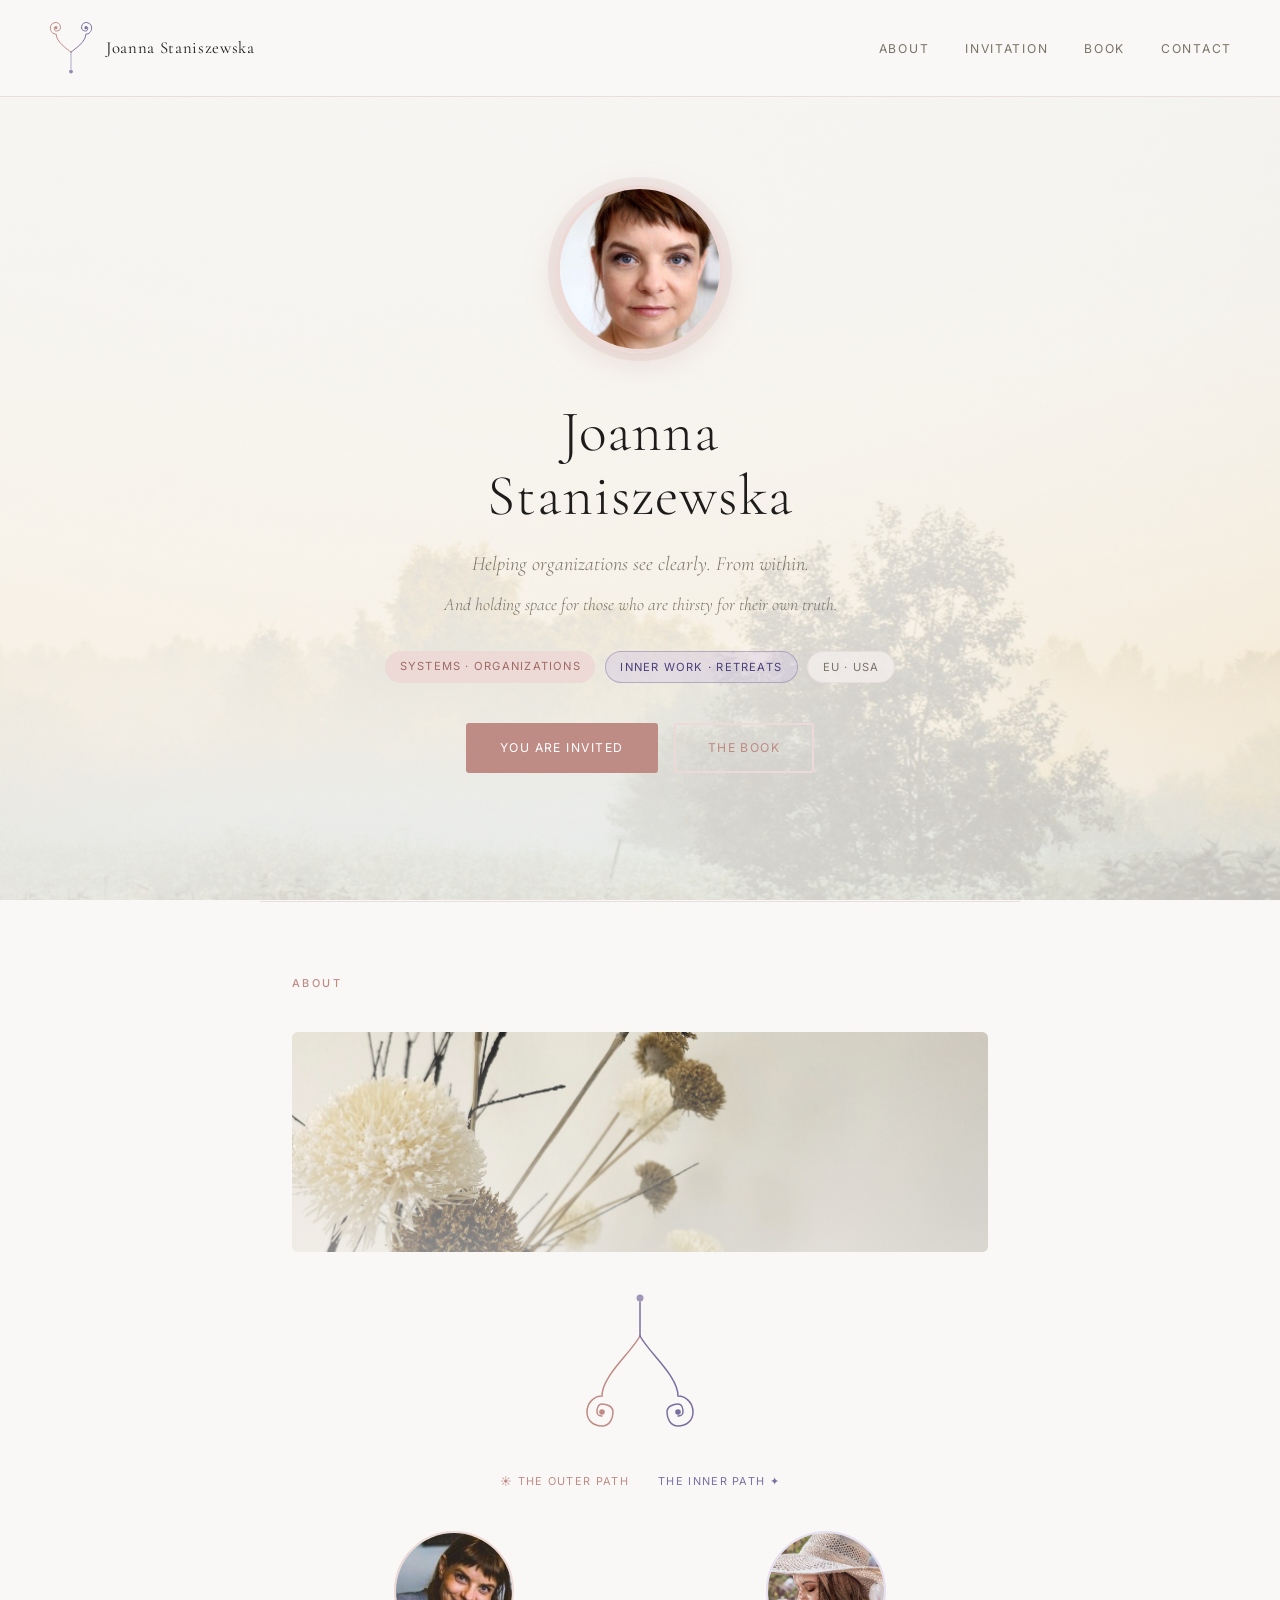
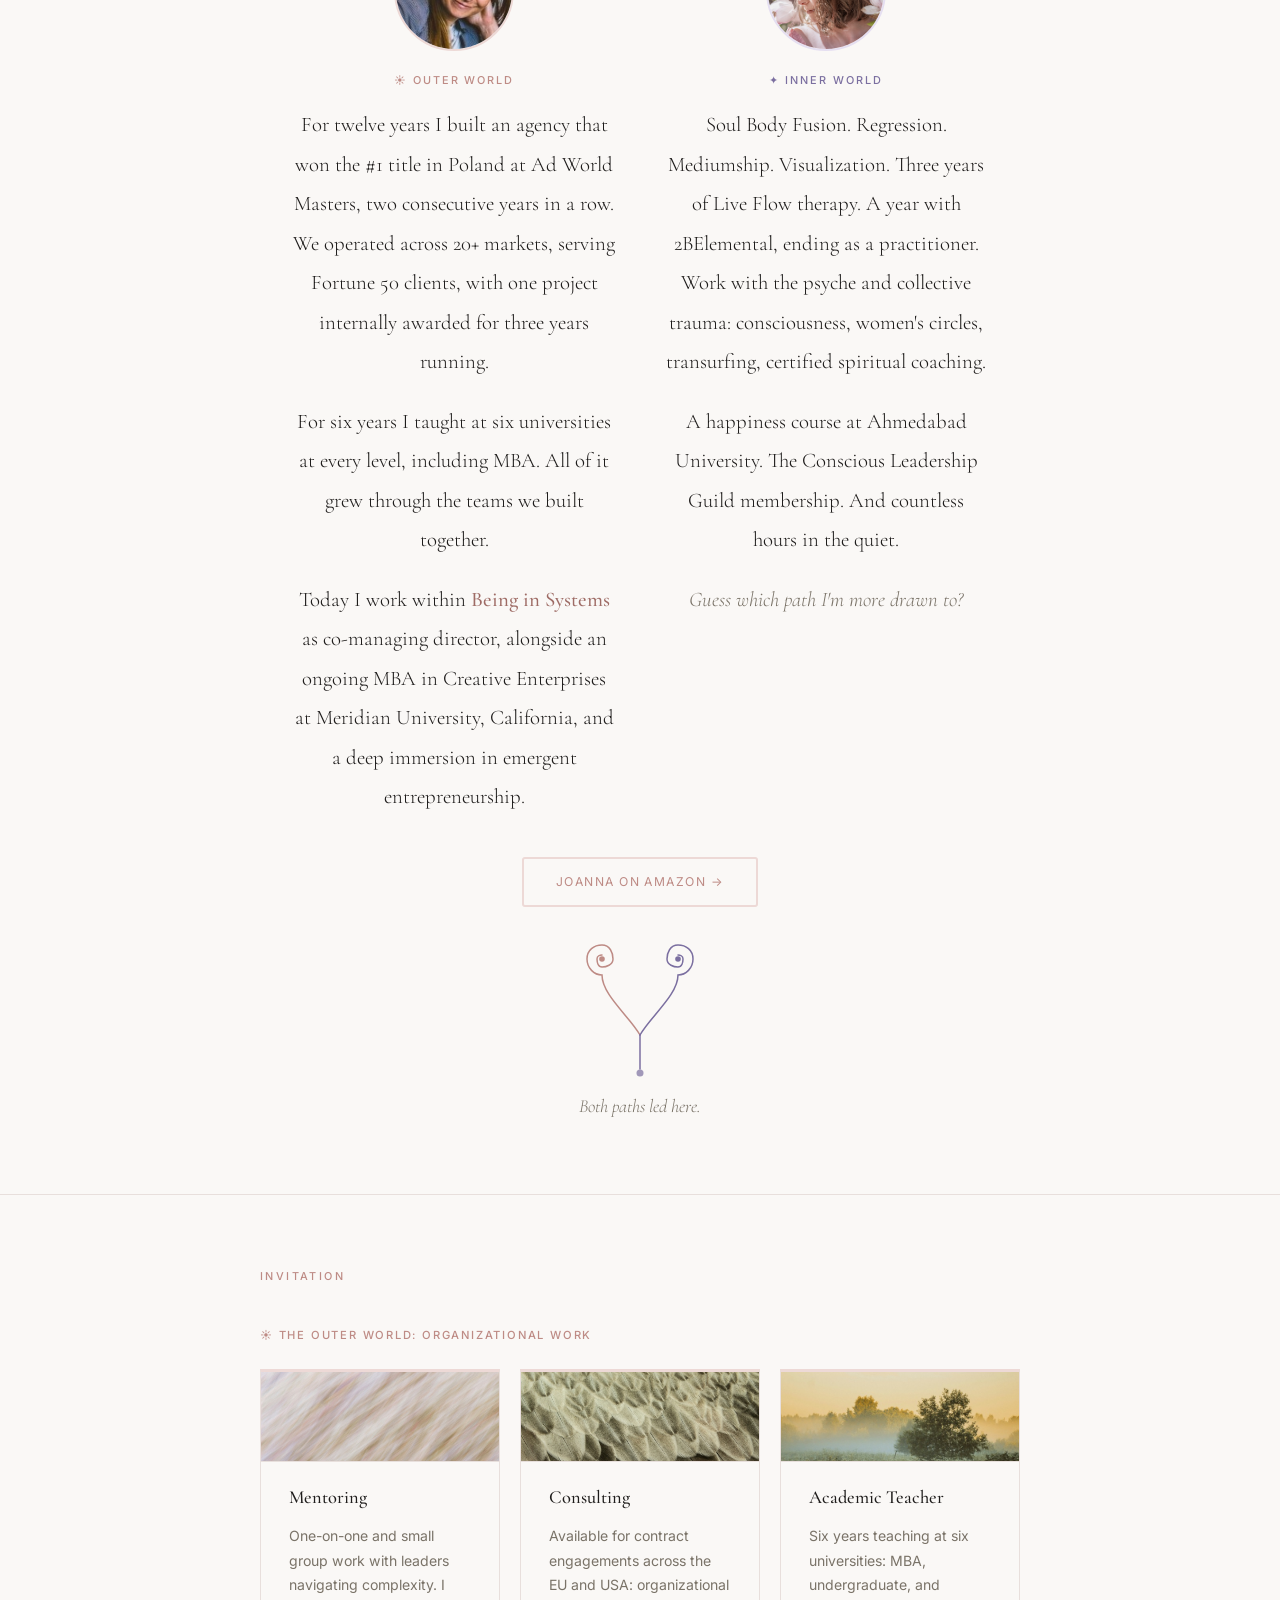
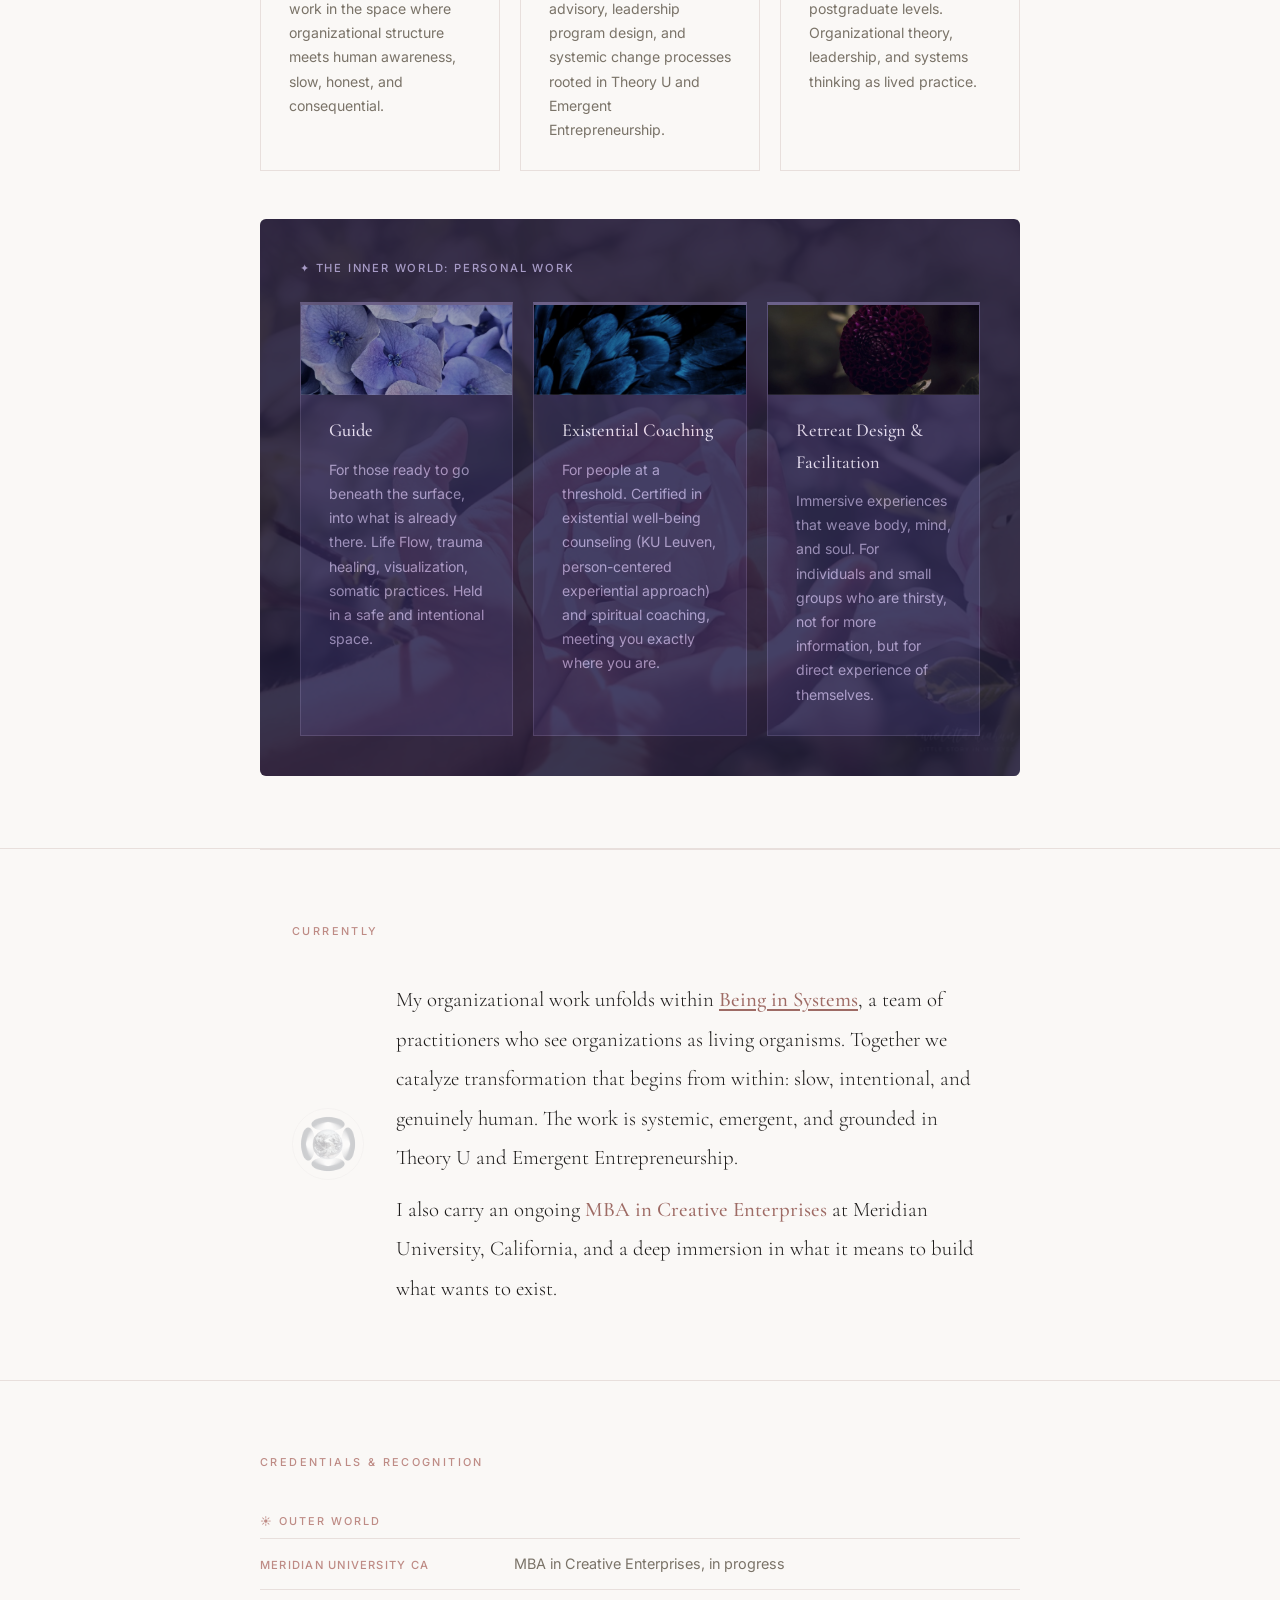
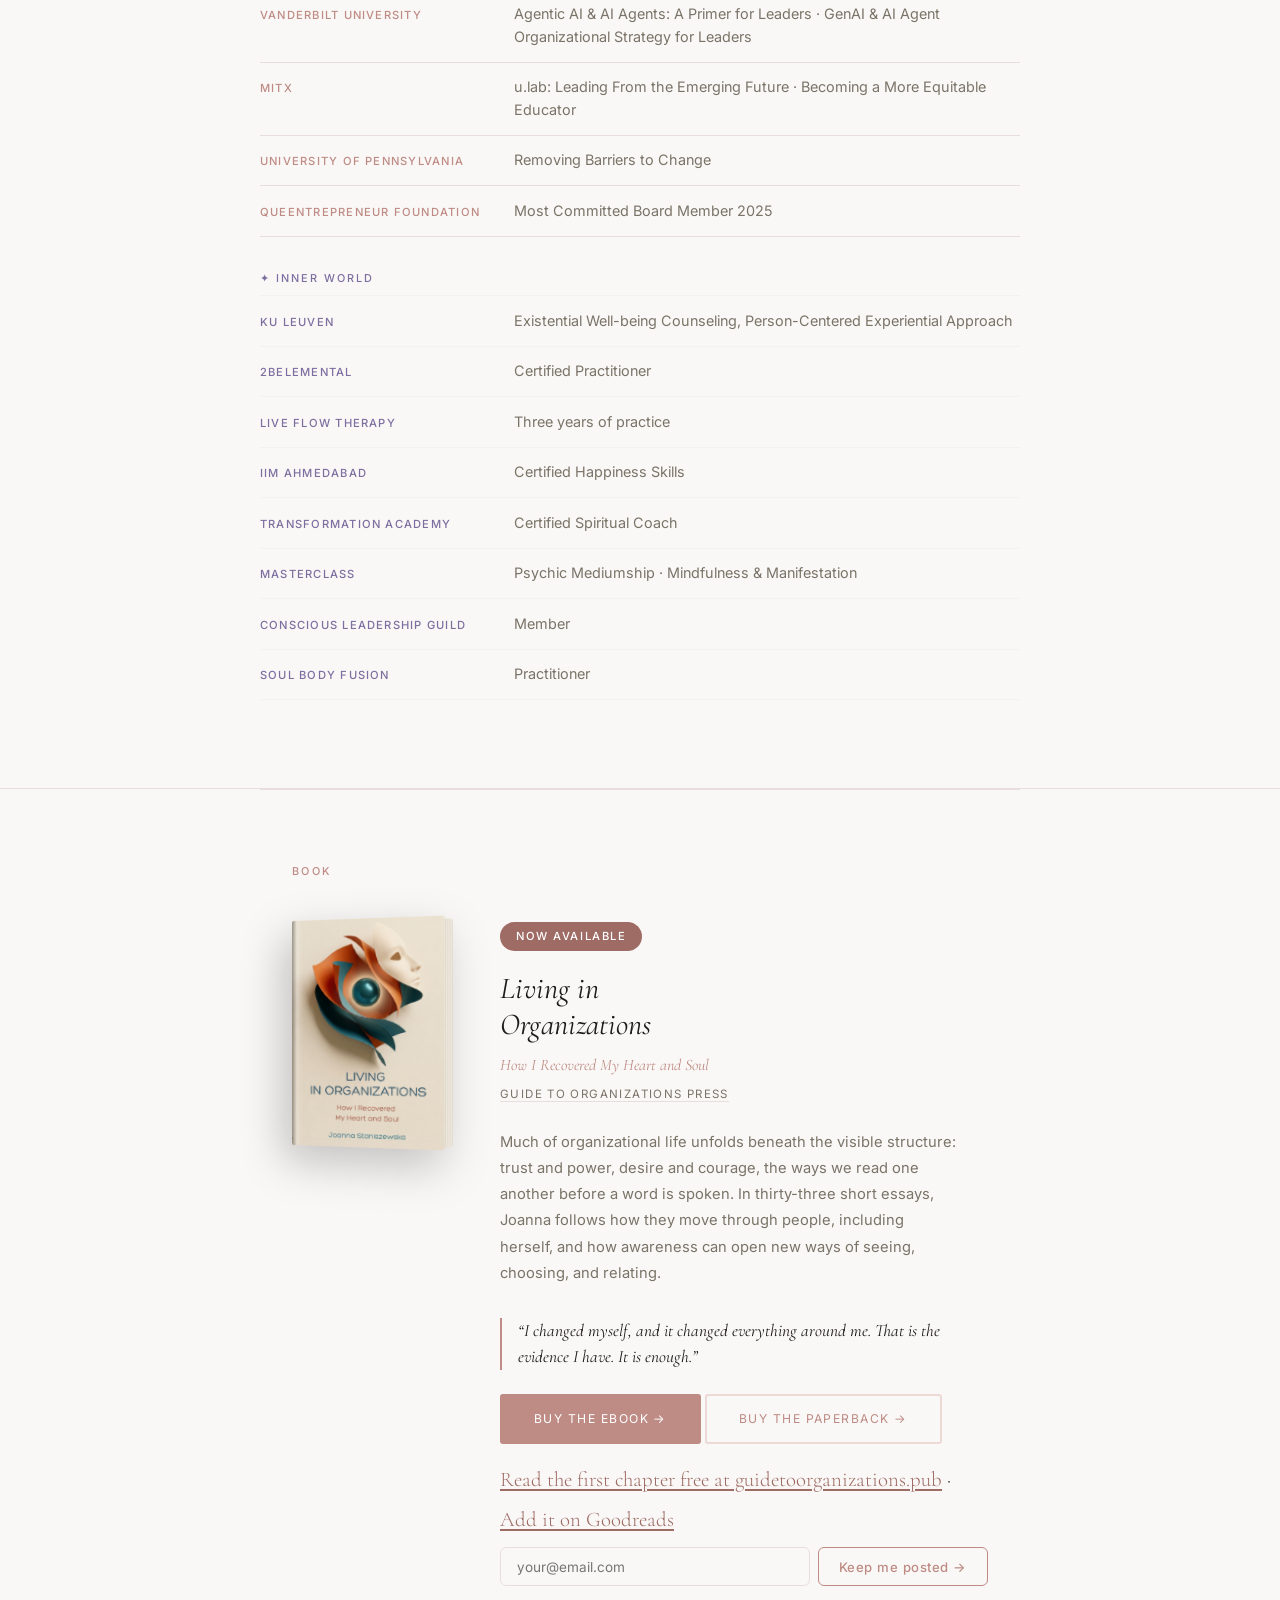
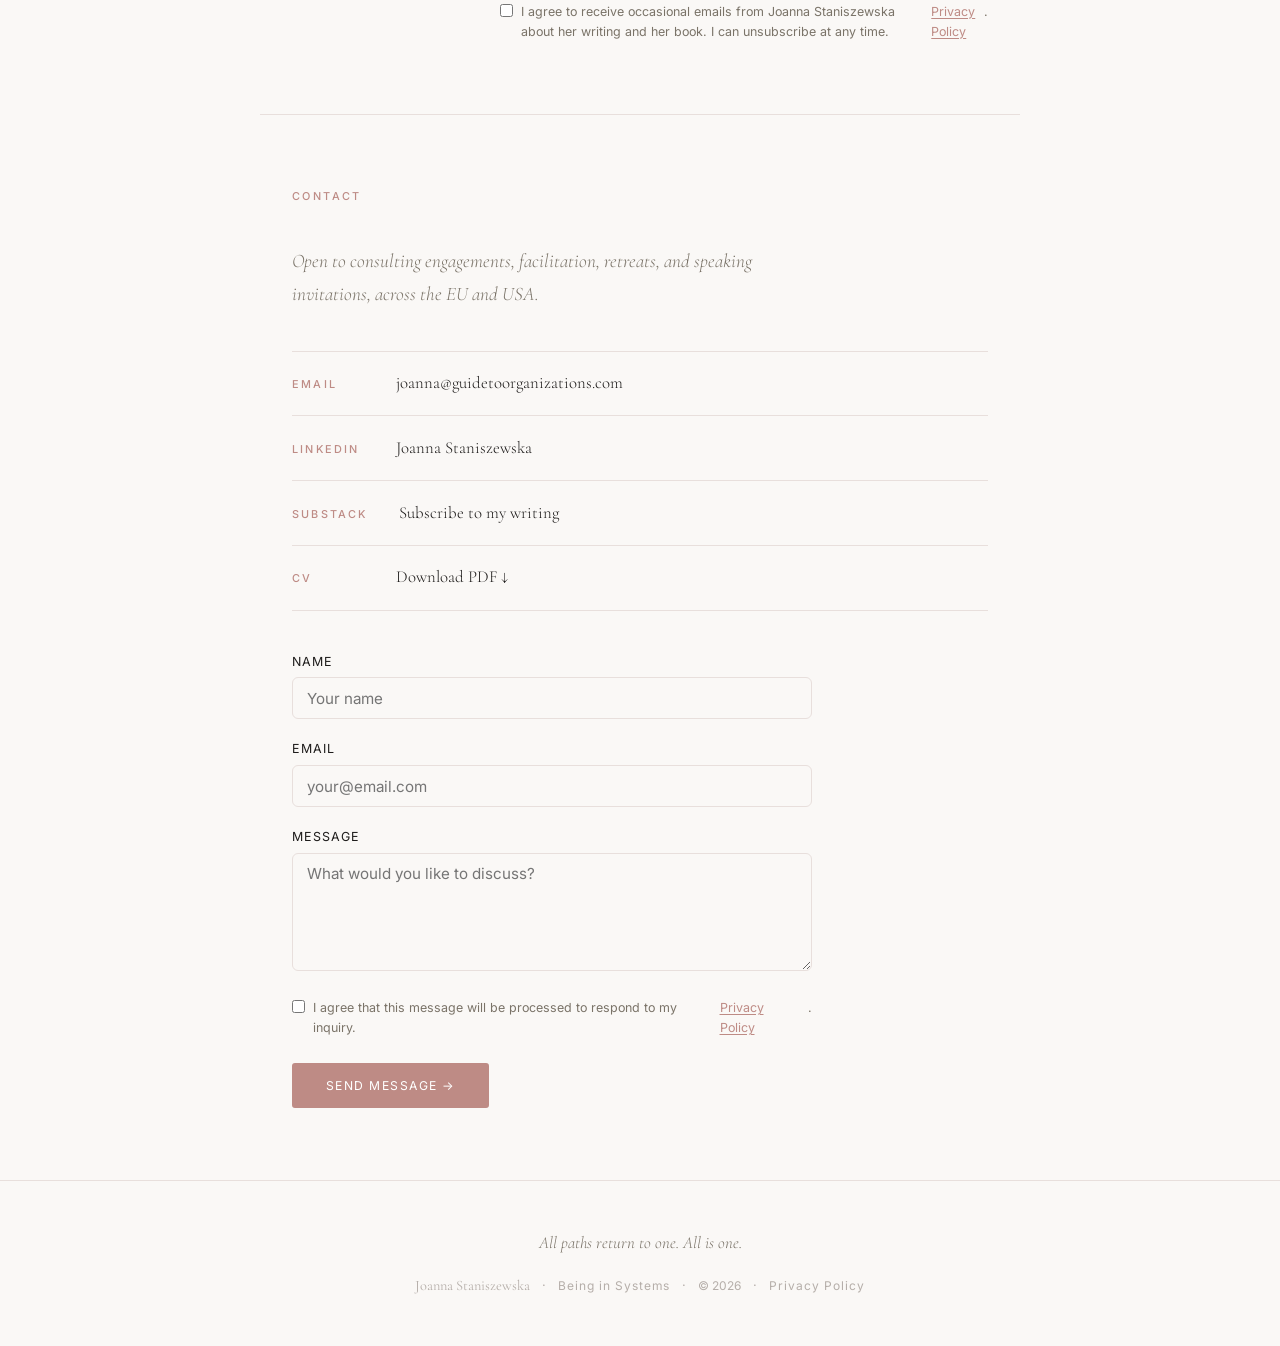
<file: index.html>
<!DOCTYPE html>
<html lang="en">
<head>
  <meta charset="UTF-8" />
  <meta name="viewport" content="width=device-width, initial-scale=1.0" />
  <meta name="description" content="Joanna Staniszewska, facilitator, systems thinker, and author. Helping organizations see clearly, from within. Available across the EU and USA." />
  <meta property="og:title" content="Joanna Staniszewska" />
  <meta property="og:description" content="Facilitator · Systems Thinker · Author · Being in Systems" />
  <meta property="og:type" content="website" />
  <meta property="og:url" content="https://jstaniszewska-101.github.io/" />
  <meta property="og:image" content="https://jstaniszewska-101.github.io/Joanna_Staniszewska_400x400.jpeg" />
  <meta property="og:image:width" content="400" />
  <meta property="og:image:height" content="400" />
  <meta name="twitter:card" content="summary" />
  <meta name="twitter:title" content="Joanna Staniszewska" />
  <meta name="twitter:description" content="Facilitator · Systems Thinker · Author · Being in Systems" />
  <meta name="twitter:image" content="https://jstaniszewska-101.github.io/Joanna_Staniszewska_400x400.jpeg" />

  <link rel="icon" type="image/svg+xml" href="favicon.svg" />
  <link rel="apple-touch-icon" href="Joanna_Staniszewska_400x400.jpeg" />
  <title>Joanna Staniszewska</title>

  <!--
    Typography: two families only.
    Cormorant Garamond — serif, for headings and flowing prose
    Inter — sans-serif, for labels, captions, navigation
  -->
  <link rel="preconnect" href="https://fonts.googleapis.com" />
  <link rel="preconnect" href="https://fonts.gstatic.com" crossorigin />
  <link href="https://fonts.googleapis.com/css2?family=Cormorant+Garamond:ital,wght@0,300;0,400;0,500;1,300;1,400;1,500&family=Inter:wght@300;400;500&display=swap" rel="stylesheet" />
  <link rel="stylesheet" href="style.css" />
</head>
<body>

  <!-- ——— Navigation ——— -->
  <nav>
    <a href="#" class="nav-brand">
      <svg width="46" height="56" viewBox="41 56 118 143" fill="none" xmlns="http://www.w3.org/2000/svg" aria-hidden="true">
        <circle cx="62" cy="76" r="3.5" fill="#BE8B85"/>
        <path d="M 62 72 C 60 72, 57 73, 57 76 C 57 79, 58 84, 62 84 C 66 84, 73 82, 73 76 C 73 70, 70 62, 62 62 C 54 62, 47 67, 47 76 C 47 85, 54 92, 62 92 C 62 112, 90 130, 100 138" stroke="#BE8B85" stroke-width="2.5" stroke-linecap="round" fill="none"/>
        <circle cx="138" cy="76" r="3.5" fill="#7b6fa0"/>
        <path d="M 138 72 C 140 72, 143 73, 143 76 C 143 79, 142 84, 138 84 C 134 84, 127 82, 127 76 C 127 70, 130 62, 138 62 C 146 62, 153 67, 153 76 C 153 85, 146 92, 138 92 C 138 112, 110 130, 100 138" stroke="#7b6fa0" stroke-width="2.5" stroke-linecap="round" fill="none"/>
        <path d="M 100 138 L 100 182" stroke="#7b6fa0" stroke-width="1.5" stroke-linecap="round"/>
        <circle cx="100" cy="188" r="5" fill="#7b6fa0" opacity="0.8"/>
      </svg>
      <span class="nav-name">Joanna Staniszewska</span>
    </a>
    <ul class="nav-links">
      <li><a href="#about">About</a></li>
      <li><a href="#invitation">Invitation</a></li>
      <li><a href="#book">Book</a></li>
      <li><a href="#contact">Contact</a></li>
    </ul>
  </nav>

  <!-- ——— Hero ——— -->
  <section class="hero">

    <div class="hero-center-photo-wrap">
      <img src="Joanna_Staniszewska_400x400.jpeg"
           alt="Joanna Staniszewska"
           class="hero-center-photo" />
    </div>

    <h1>Joanna<br>Staniszewska</h1>

    <p class="tagline">
      Helping organizations see clearly. From within.
    </p>
    <p class="tagline-inner">
      And holding space for those who are thirsty for their own truth.
    </p>

    <div class="hero-badges">
      <span class="badge badge--day">Systems · Organizations</span>
      <span class="badge badge--night">Inner Work · Retreats</span>
      <span class="badge">EU · USA</span>
    </div>

    <div class="hero-cta">
      <a href="#invitation" class="btn btn-primary">You are invited</a>
      <a href="#book" class="btn btn-outline">The Book</a>
    </div>


  </section>

  <!-- ——— About: Two Paths ——— -->
  <section class="section" id="about">
    <span class="section-label">About</span>

    <!-- Two paths atmospheric photo -->
    <div class="about-wide-photo" aria-hidden="true">
      <img src="about_wide.jpg" alt="" class="about-wide-img" />
      <div class="about-wide-overlay"></div>
    </div>

    <!-- Fork visual — same muted spirals as the merge-visual below, flipped upside down.
         One stem at the top divides into two paths. -->
    <div class="fork-visual">
      <svg viewBox="0 0 200 172" fill="none" xmlns="http://www.w3.org/2000/svg" aria-hidden="true">
        <!-- scale(1,-1) translate(0,-172) = vertical flip of the merge-visual.
             End dot (100,166)→(100,6) becomes the top stem.
             Junction (100,128) flips up; spirals (y 38–68) drop below. -->
        <g transform="scale(1,-1) translate(0,-172)">
          <circle cx="62" cy="52" r="2.8" fill="#BE8B85"/>
          <path d="M 62 48
                   C 60 48, 57 49, 57 52
                   C 57 55, 58 60, 62 60
                   C 66 60, 73 58, 73 52
                   C 73 46, 70 38, 62 38
                   C 54 38, 47 43, 47 52
                   C 47 61, 54 68, 62 68
                   C 62 88, 90 110, 100 128"
                stroke="#BE8B85" stroke-width="1.5" stroke-linecap="round" fill="none"/>
          <circle cx="138" cy="52" r="2.8" fill="#7b6fa0"/>
          <path d="M 138 48
                   C 140 48, 143 49, 143 52
                   C 143 55, 142 60, 138 60
                   C 134 60, 127 58, 127 52
                   C 127 46, 130 38, 138 38
                   C 146 38, 153 43, 153 52
                   C 153 61, 146 68, 138 68
                   C 138 88, 110 110, 100 128"
                stroke="#7b6fa0" stroke-width="1.5" stroke-linecap="round" fill="none"/>
          <path d="M100 128 L100 162" stroke="#7b6fa0" stroke-width="1.5" stroke-linecap="round"/>
          <circle cx="100" cy="166" r="3.5" fill="#7b6fa0" opacity="0.7"/>
        </g>
      </svg>
      <p class="fork-label">
        <span class="fork-label--day">☀ the outer path</span>
        <span class="fork-label--night">the inner path ✦</span>
      </p>
    </div>

    <!-- Two paths -->
    <div class="paths-grid">

      <div class="path path--day">
        <div class="path-photo-wrap">
          <img src="Joanna_business.jpeg"
               alt="Joanna, the outer world"
               class="path-photo" />
        </div>
        <p class="path-label-small">☀ outer world</p>
        <p class="about-text">
          For twelve years I built an agency that won the&nbsp;#1 title in Poland
          at Ad World Masters, two consecutive years in a row. We operated
          across 20+ markets, serving Fortune&nbsp;50 clients, with one
          project internally awarded for three years running.
        </p>
        <p class="about-text">
          For six years I taught at six universities at every level,
          including MBA. All of it grew through the teams we built together.
        </p>
        <p class="about-text">
          Today I work within <strong>Being in Systems</strong> as
          co-managing director, alongside an ongoing MBA in Creative Enterprises
          at Meridian University, California, and a deep immersion
          in emergent entrepreneurship.
        </p>
      </div>

      <div class="path path--night">
        <div class="path-photo-wrap">
          <img src="Joanna_spirit.jpeg"
               alt="Joanna, the inner world"
               class="path-photo" />
        </div>
        <p class="path-label-small">✦ inner world</p>
        <p class="about-text">
          Soul Body Fusion. Regression. Mediumship. Visualization. Three years of
          Live Flow therapy. A year with 2BElemental, ending as a practitioner.
          Work with the psyche and collective trauma: consciousness, women's
          circles, transurfing, certified spiritual coaching.
        </p>
        <p class="about-text">
          A happiness course at Ahmedabad University. The Conscious Leadership
          Guild membership. And countless hours in the quiet.
        </p>
        <p class="about-text">
          <em>Guess which path I'm more drawn to?</em>
        </p>
      </div>

    </div>

    <p style="text-align:center;margin:2rem 0 0;"><a href="https://www.amazon.com/author/joanna_staniszewska" class="btn btn-outline" target="_blank" rel="noopener">Joanna on Amazon &rarr;</a></p>

    <!-- Merge visual — Version A spirals at top, arms converge to single line -->
    <div class="merge-visual">
      <svg viewBox="0 0 200 172" fill="none" xmlns="http://www.w3.org/2000/svg" aria-hidden="true">
        <!-- Left A spiral (CCW) — centre (62,52), winding left-first -->
        <circle cx="62" cy="52" r="2.8" fill="#BE8B85"/>
        <path d="M 62 48
                 C 60 48, 57 49, 57 52
                 C 57 55, 58 60, 62 60
                 C 66 60, 73 58, 73 52
                 C 73 46, 70 38, 62 38
                 C 54 38, 47 43, 47 52
                 C 47 61, 54 68, 62 68
                 C 62 88, 90 110, 100 128"
              stroke="#BE8B85" stroke-width="1.5" stroke-linecap="round" fill="none"/>
        <!-- Right A spiral (CW mirror) — centre (138,52) -->
        <circle cx="138" cy="52" r="2.8" fill="#7b6fa0"/>
        <path d="M 138 48
                 C 140 48, 143 49, 143 52
                 C 143 55, 142 60, 138 60
                 C 134 60, 127 58, 127 52
                 C 127 46, 130 38, 138 38
                 C 146 38, 153 43, 153 52
                 C 153 61, 146 68, 138 68
                 C 138 88, 110 110, 100 128"
              stroke="#7b6fa0" stroke-width="1.5" stroke-linecap="round" fill="none"/>
        <!-- Merged single line + end dot -->
        <path d="M100 128 L100 162" stroke="#7b6fa0" stroke-width="1.5" stroke-linecap="round"/>
        <circle cx="100" cy="166" r="3.5" fill="#7b6fa0" opacity="0.7"/>
      </svg>
      <p class="merge-caption">Both paths led here.</p>
    </div>

  </section>

  <!-- ——— Invitation (formerly Work) ——— -->
  <div class="section-wide" id="invitation">
    <div class="section-wide-inner">
      <span class="section-label">Invitation</span>

      <!-- Day: business offerings -->
      <div class="offers-block offers-block--day">
        <p class="offers-subtitle">☀ the outer world: organizational work</p>
        <div class="roles-grid">

          <div class="role-card role-card--day">
            <div class="card-photo" style="background-image: url('card_mentoring.jpg')"></div>
            <h3 class="role-title">Mentoring</h3>
            <p class="role-desc">
              One-on-one and small group work with leaders navigating complexity.
              I work in the space where organizational structure meets human
              awareness, slow, honest, and consequential.
            </p>
          </div>

          <div class="role-card role-card--day">
            <div class="card-photo" style="background-image: url('card_consulting.jpg')"></div>
            <h3 class="role-title">Consulting</h3>
            <p class="role-desc">
              Available for contract engagements across the EU and USA:
              organizational advisory, leadership program design, and
              systemic change processes rooted in Theory U and
              Emergent Entrepreneurship.
            </p>
          </div>

          <div class="role-card role-card--day">
            <div class="card-photo" style="background-image: url('card_writing.jpg')"></div>
            <h3 class="role-title">Academic Teacher</h3>
            <p class="role-desc">
              Six years teaching at six universities: MBA, undergraduate,
              and postgraduate levels. Organizational theory, leadership,
              and systems thinking as lived practice.
            </p>
          </div>

        </div>
      </div>

      <!-- Night: inner offerings -->
      <div class="offers-block offers-block--night">
        <p class="offers-subtitle offers-subtitle--night">✦ the inner world: personal work</p>
        <div class="roles-grid">

          <div class="role-card role-card--night">
            <div class="card-photo card-photo--night" style="background-image: url('card_guide.jpg')"></div>
            <h3 class="role-title role-title--night">Guide</h3>
            <p class="role-desc role-desc--night">
              For those ready to go beneath the surface, into what is already
              there. Life Flow, trauma healing, visualization, somatic
              practices. Held in a safe and intentional space.
            </p>
          </div>

          <div class="role-card role-card--night">
            <div class="card-photo card-photo--night" style="background-image: url('card_coaching.jpg')"></div>
            <h3 class="role-title role-title--night">Existential Coaching</h3>
            <p class="role-desc role-desc--night">
              For people at a threshold. Certified in existential well-being
              counseling (KU Leuven, person-centered experiential approach)
              and spiritual coaching, meeting you exactly where you are.
            </p>
          </div>

          <div class="role-card role-card--night">
            <div class="card-photo card-photo--night" style="background-image: url('card_retreat.jpg')"></div>
            <h3 class="role-title role-title--night">Retreat Design &amp; Facilitation</h3>
            <p class="role-desc role-desc--night">
              Immersive experiences that weave body, mind, and soul.
              For individuals and small groups who are thirsty, not for
              more information, but for direct experience of themselves.
            </p>
          </div>

        </div>
      </div>

    </div>
  </div>

  <!-- ——— Being in Systems ——— -->
  <section class="section" id="being">
    <span class="section-label">Currently</span>
    <div class="bis-currently">
      <img src="bis_globe.png" alt="Being in Systems" class="bis-globe"/>
      <div>
        <p class="about-text">
          My organizational work unfolds within
          <strong><a href="https://www.beinginsystems.com" class="inline-link" target="_blank" rel="noopener">Being in Systems</a></strong>,
          a team of practitioners who see organizations as living organisms.
          Together we catalyze transformation that begins from within: slow,
          intentional, and genuinely human. The work is systemic, emergent,
          and grounded in Theory U and Emergent Entrepreneurship.
        </p>
        <p class="about-text" style="margin-top:0.75rem;">
          I also carry an ongoing <strong>MBA in Creative Enterprises</strong>
          at Meridian University, California, and a deep immersion in
          what it means to build what wants to exist.
        </p>
      </div>
    </div>
  </section>

  <!-- ——— Credentials ——— -->
  <div class="section-wide" id="credentials">
    <div class="section-wide-inner">
      <span class="section-label">Credentials &amp; Recognition</span>

      <p class="cred-path-label">☀ outer world</p>
      <ul class="cred-list">
        <li class="cred-item">
          <span class="cred-org">Meridian University CA</span>
          <span class="cred-name">MBA in Creative Enterprises, in progress</span>
        </li>
        <li class="cred-item">
          <span class="cred-org">Vanderbilt University</span>
          <span class="cred-name">Agentic AI &amp; AI Agents: A Primer for Leaders · GenAI &amp; AI Agent Organizational Strategy for Leaders</span>
        </li>
        <li class="cred-item">
          <span class="cred-org">MITx</span>
          <span class="cred-name">u.lab: Leading From the Emerging Future · Becoming a More Equitable Educator</span>
        </li>
        <li class="cred-item">
          <span class="cred-org">University of Pennsylvania</span>
          <span class="cred-name">Removing Barriers to Change</span>
        </li>
        <li class="cred-item">
          <span class="cred-org">Queentrepreneur Foundation</span>
          <span class="cred-name">Most Committed Board Member 2025</span>
        </li>
      </ul>

      <p class="cred-path-label cred-path-label--night">✦ inner world</p>
      <ul class="cred-list cred-list--night">
        <li class="cred-item cred-item--night">
          <span class="cred-org cred-org--night">KU Leuven</span>
          <span class="cred-name cred-name--night">Existential Well-being Counseling, Person-Centered Experiential Approach</span>
        </li>
        <li class="cred-item cred-item--night">
          <span class="cred-org cred-org--night">2BElemental</span>
          <span class="cred-name cred-name--night">Certified Practitioner</span>
        </li>
        <li class="cred-item cred-item--night">
          <span class="cred-org cred-org--night">Live Flow Therapy</span>
          <span class="cred-name cred-name--night">Three years of practice</span>
        </li>
        <li class="cred-item cred-item--night">
          <span class="cred-org cred-org--night">IIM Ahmedabad</span>
          <span class="cred-name cred-name--night">Certified Happiness Skills</span>
        </li>
        <li class="cred-item cred-item--night">
          <span class="cred-org cred-org--night">Transformation Academy</span>
          <span class="cred-name cred-name--night">Certified Spiritual Coach</span>
        </li>
        <li class="cred-item cred-item--night">
          <span class="cred-org cred-org--night">Masterclass</span>
          <span class="cred-name cred-name--night">Psychic Mediumship · Mindfulness &amp; Manifestation</span>
        </li>
        <li class="cred-item cred-item--night">
          <span class="cred-org cred-org--night">Conscious Leadership Guild</span>
          <span class="cred-name cred-name--night">Member</span>
        </li>
        <li class="cred-item cred-item--night">
          <span class="cred-org cred-org--night">Soul Body Fusion</span>
          <span class="cred-name cred-name--night">Practitioner</span>
        </li>
      </ul>

    </div>
  </div>

  <!-- ——— Book ——— -->
  <section class="section" id="book">
    <span class="section-label">Book</span>

    <div class="book-inner">

      <div class="book-cover-wrapper">
        <a href="https://guidetoorganizations.pub" target="_blank" rel="noopener" aria-label="Living in Organizations, the book page">
          <div class="book-3d">
            <img src="book-cover.png" alt="Living in Organizations: How I Recovered My Heart and Soul" class="book-cover-img" />
          </div>
        </a>
      </div>

      <div class="book-content">
        <span class="badge-pill">Now available</span>

        <h2 class="book-title">
          <em>Living in<br>Organizations</em>
        </h2>
        <p class="book-subtitle">How I Recovered My Heart and Soul</p>
        <p class="book-publisher"><a href="https://guidetoorganizations.pub" target="_blank" rel="noopener">Guide to Organizations Press</a></p>

        <p class="book-desc">
          Much of organizational life unfolds beneath the visible structure:
          trust and power, desire and courage, the ways we read one another
          before a word is spoken. In thirty-three short essays, Joanna follows
          how they move through people, including herself, and how awareness
          can open new ways of seeing, choosing, and relating.
        </p>

        <blockquote class="book-quote">
          &ldquo;I changed myself, and it changed everything around me. That is the evidence I have. It is enough.&rdquo;
        </blockquote>

        <a href="https://books2read.com/livinginorganizationsjoannastaniszewska?utm_source=website-com" class="btn btn-primary" target="_blank" rel="noopener">
          Buy the ebook &rarr;
        </a>
        <a href="https://www.amazon.com/dp/8398300906" class="btn btn-outline" target="_blank" rel="noopener">Buy the paperback &rarr;</a>
        <p class="about-text" style="margin-top:1rem;"><a href="https://guidetoorganizations.pub" target="_blank" rel="noopener" class="inline-link">Read the first chapter free at guidetoorganizations.pub</a> &middot; <a href="https://www.goodreads.com/book/show/265040933-living-in-organizations?utm_source=website-com" target="_blank" rel="noopener" class="inline-link">Add it on Goodreads</a></p>

        <form action="https://formspree.io/f/xpqvgyab" method="POST" class="notify-form-inline">
          <input type="hidden" name="_subject" value="Newsletter signup (guidetoorganizations.com)" />
          <input type="hidden" name="_next" value="https://guidetoorganizations.com/?subscribed=1" />
          <input type="email" name="email" placeholder="your@email.com" required autocomplete="email" aria-label="Email address" />
          <button type="submit">Keep me posted &rarr;</button>
          <label class="consent-label">
            <input type="checkbox" name="consent" value="yes" required />
            I agree to receive occasional emails from Joanna Staniszewska about her writing and her book. I can unsubscribe at any time. <a href="privacy-policy.html" target="_blank">Privacy Policy</a>.
          </label>
        </form>
      </div>

    </div>
  </section>

  <!-- ——— Contact ——— -->
  <section class="section" id="contact">
    <span class="section-label">Contact</span>

    <p class="contact-intro">
      Open to consulting engagements, facilitation, retreats, and speaking
      invitations, across the EU and USA.
    </p>

    <div class="contact-list">

      <a href="mailto:joanna@guidetoorganizations.com" class="contact-link">
        <span class="contact-link-label">Email</span>
        <span class="contact-link-value">joanna@guidetoorganizations.com</span>
      </a>

      <a href="https://www.linkedin.com/in/joannastaniszewska" class="contact-link" target="_blank" rel="noopener noreferrer">
        <span class="contact-link-label">LinkedIn</span>
        <span class="contact-link-value">Joanna Staniszewska</span>
      </a>

      <a href="https://substack.com/@joannastaniszewska" class="contact-link" target="_blank" rel="noopener noreferrer">
        <span class="contact-link-label">Substack</span>
        <span class="contact-link-value">Subscribe to my writing</span>
      </a>

      <a href="CV_Joanna_Staniszewska.pdf" class="contact-link" download>
        <span class="contact-link-label">CV</span>
        <span class="contact-link-value">Download PDF &darr;</span>
      </a>

    </div>

    <form action="https://formspree.io/f/xdennyqb" method="POST" class="contact-form">
      <input type="hidden" name="_next" value="https://guidetoorganizations.pub/?sent=1" />
      <div class="contact-form-row">
        <label for="cf-name">Name</label>
        <input type="text" id="cf-name" name="name" placeholder="Your name" required autocomplete="name" />
      </div>
      <div class="contact-form-row">
        <label for="cf-email">Email</label>
        <input type="email" id="cf-email" name="email" placeholder="your@email.com" required autocomplete="email" />
      </div>
      <div class="contact-form-row">
        <label for="cf-message">Message</label>
        <textarea id="cf-message" name="message" rows="5" placeholder="What would you like to discuss?" required></textarea>
      </div>
      <label class="consent-label">
        <input type="checkbox" name="consent" value="yes" required />
        I agree that this message will be processed to respond to my inquiry. <a href="privacy-policy.html" target="_blank">Privacy Policy</a>.
      </label>
      <button type="submit" class="btn btn-primary">Send message &rarr;</button>
    </form>

  </section>

  <!-- ——— Footer ——— -->
  <footer>
    <div class="footer-inner">
      <p class="footer-philosophy">
        All paths return to one. All is one.
      </p>
      <div class="footer-meta">
        <span class="footer-name">Joanna Staniszewska</span>
        <span class="footer-sep">&middot;</span>
        <a href="https://www.beinginsystems.com" class="footer-org" target="_blank" rel="noopener">Being in Systems</a>
        <span class="footer-sep">&middot;</span>
        <span class="footer-copy">&copy; 2026</span>
        <span class="footer-sep">&middot;</span>
        <a href="privacy-policy.html" class="footer-org">Privacy Policy</a>
      </div>
    </div>
  </footer>

</body>
</html>
</file>
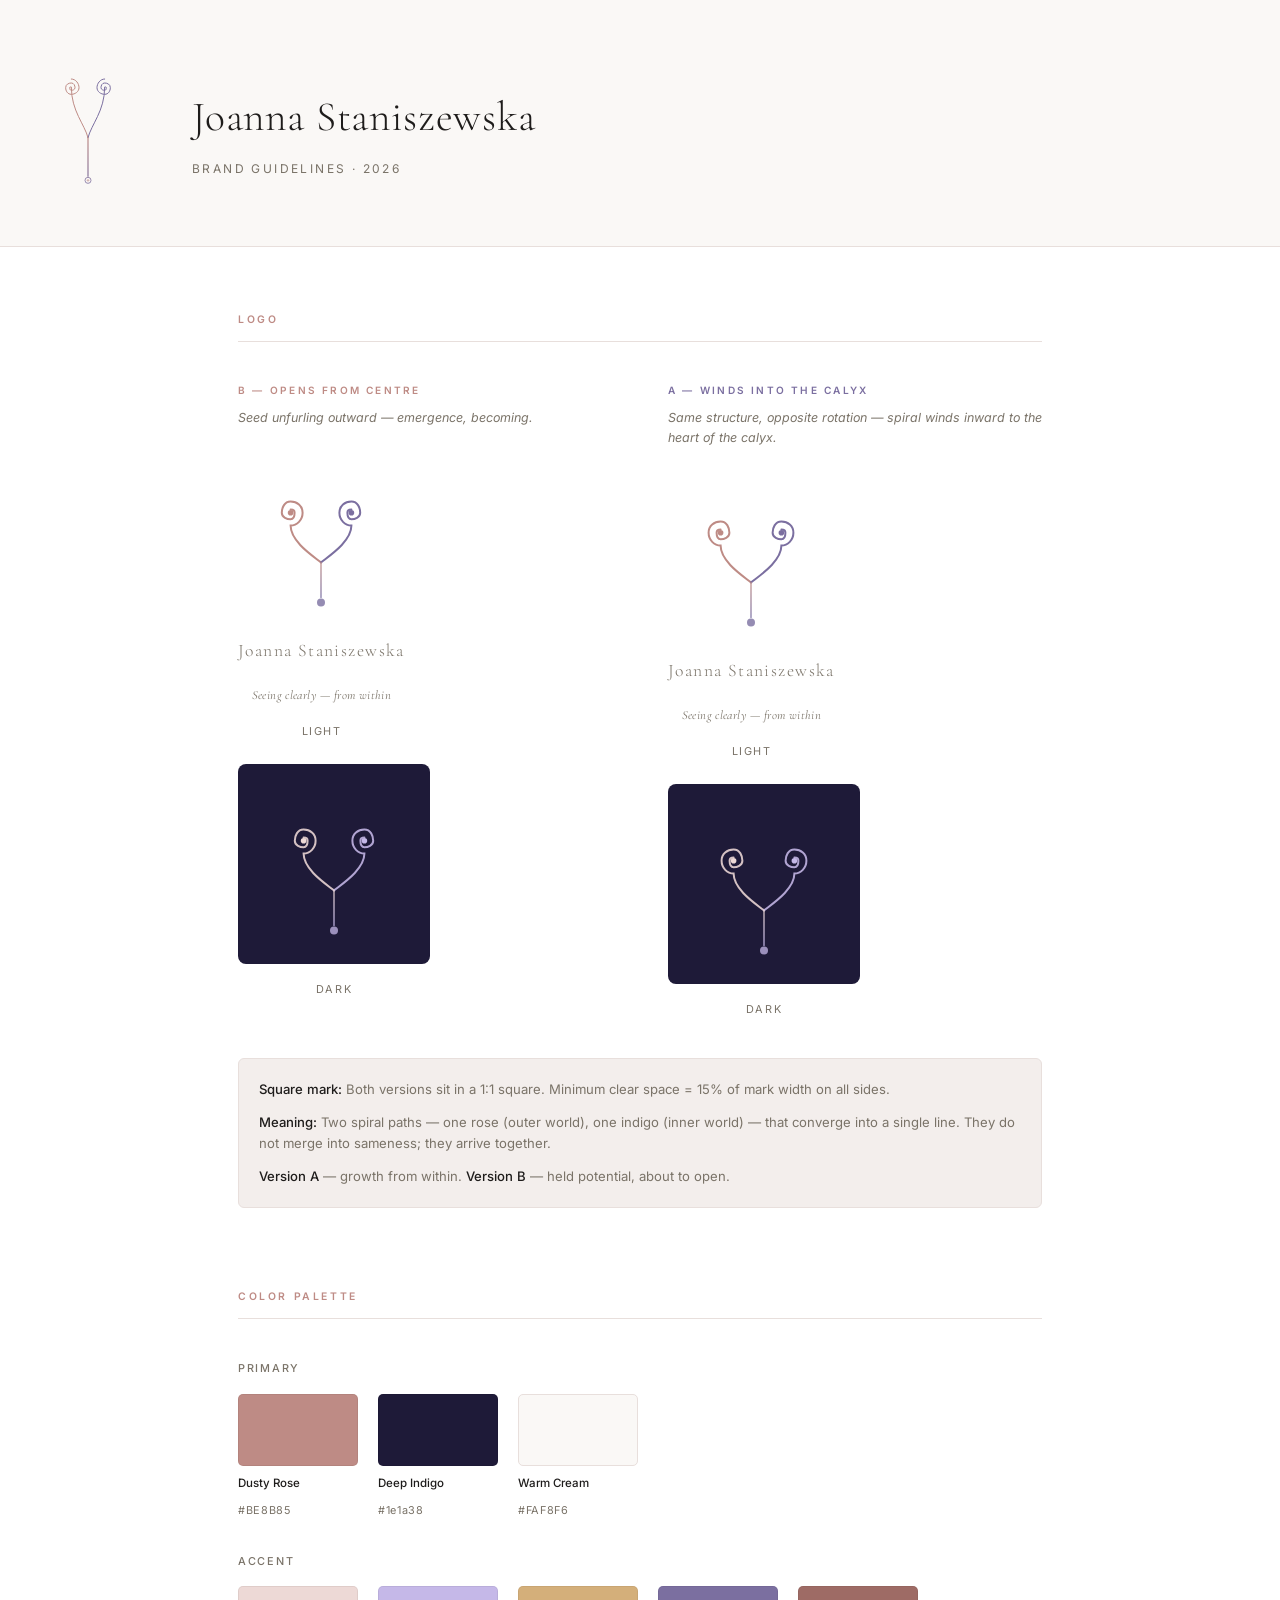
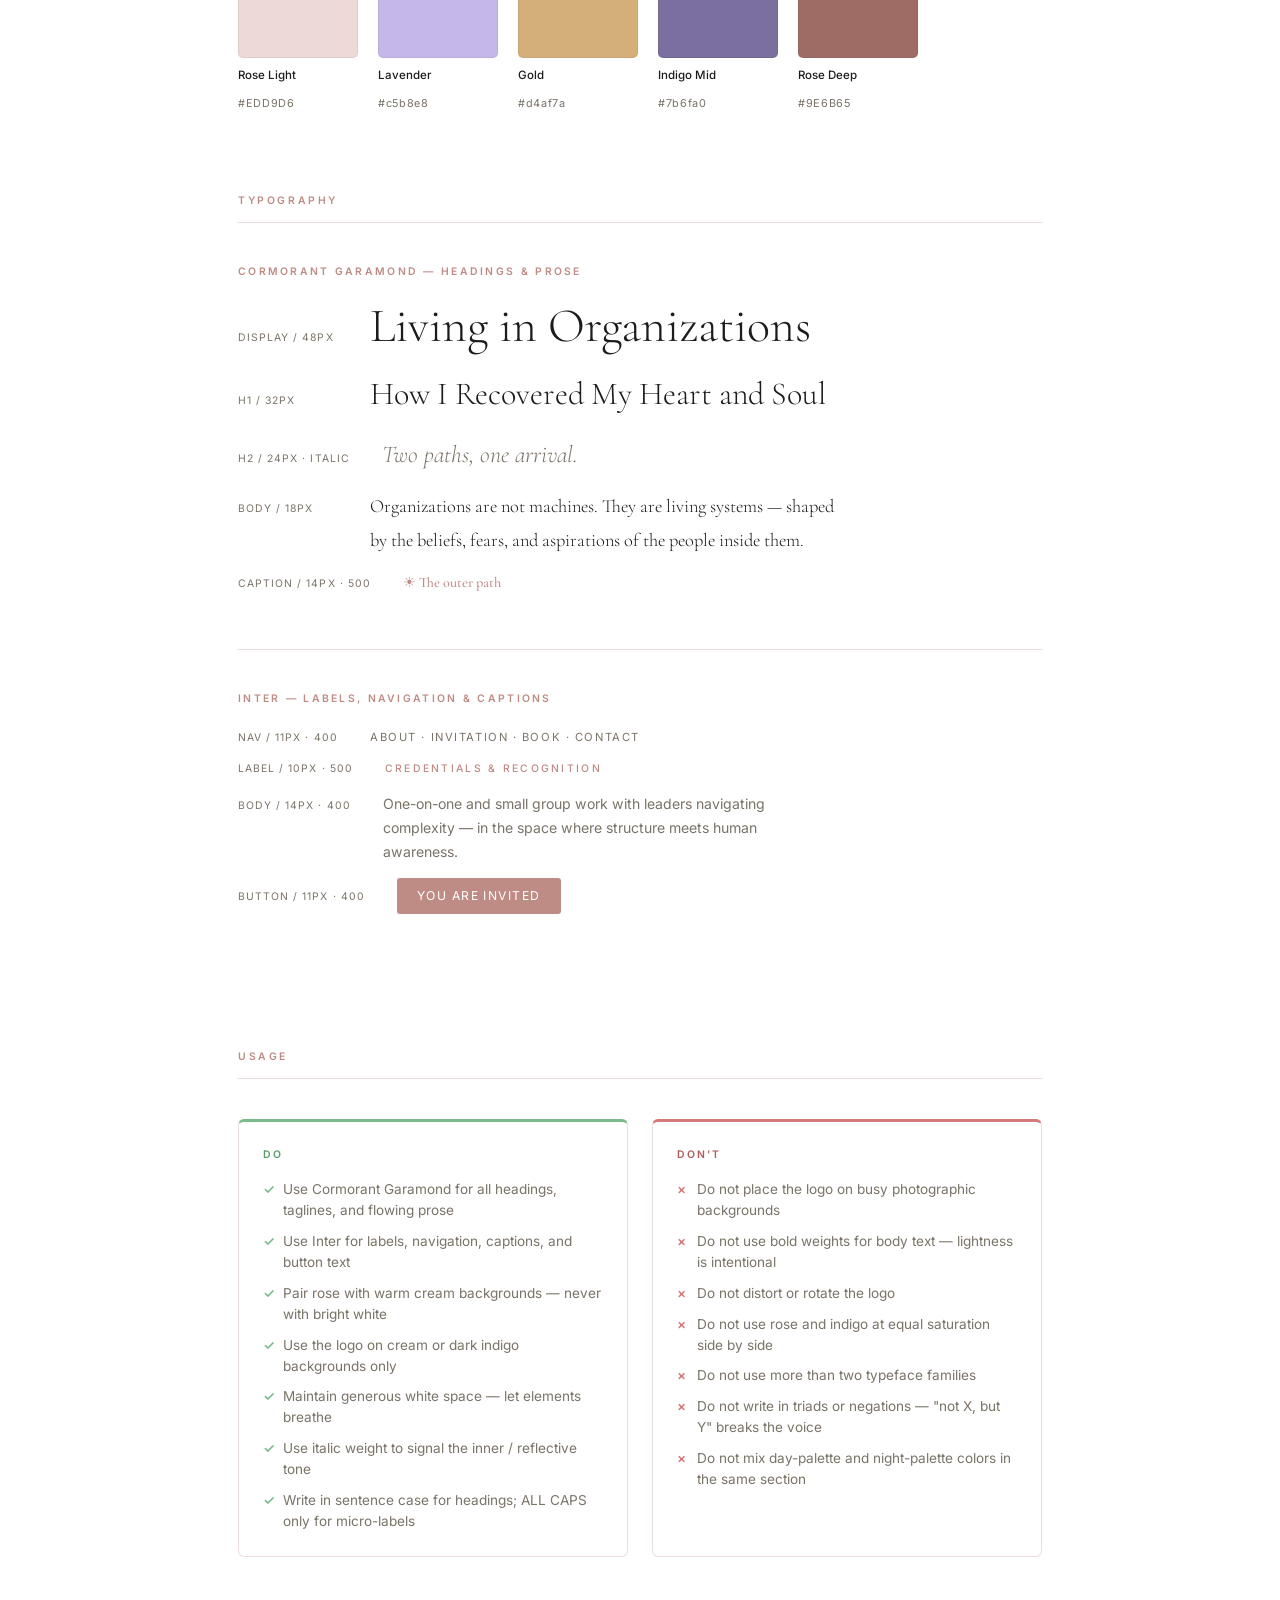
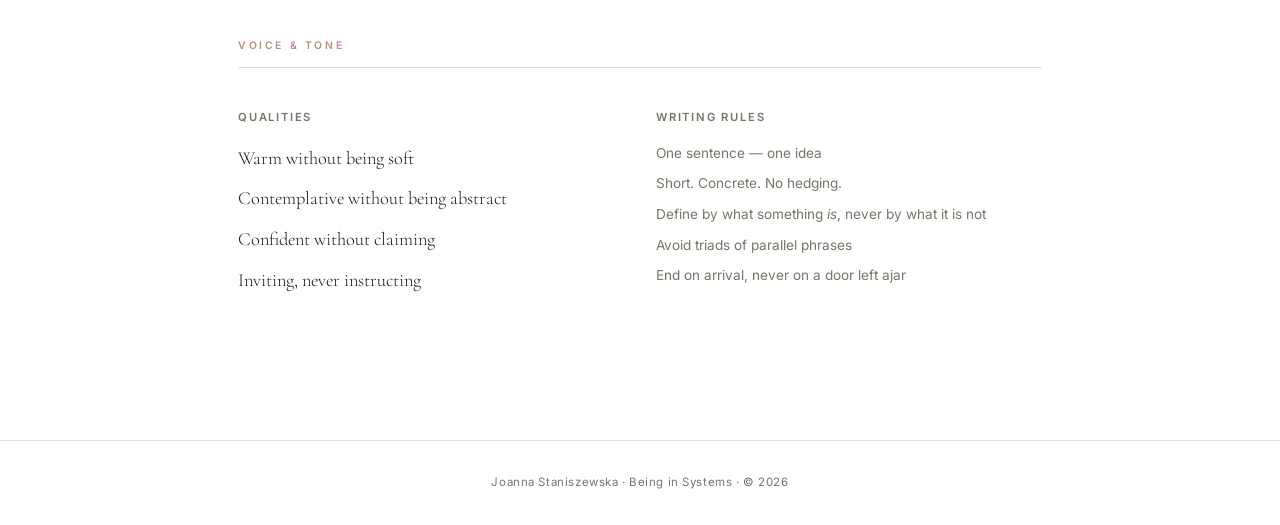
<file: brand.html>
<!DOCTYPE html>
<html lang="en">
<head>
  <meta charset="UTF-8" />
  <meta name="viewport" content="width=device-width, initial-scale=1.0" />
  <title>Joanna Staniszewska — Brand Guidelines</title>
  <link rel="preconnect" href="https://fonts.googleapis.com" />
  <link rel="preconnect" href="https://fonts.gstatic.com" crossorigin />
  <link href="https://fonts.googleapis.com/css2?family=Cormorant+Garamond:ital,wght@0,300;0,400;0,500;0,600;1,300;1,400;1,500&family=Inter:wght@300;400;500;600&display=swap" rel="stylesheet" />
  <style>
    :root {
      --rose:       #BE8B85;
      --rose-light: #EDD9D6;
      --rose-deep:  #9E6B65;
      --indigo:     #1e1a38;
      --indigo-mid: #7b6fa0;
      --lavender:   #c5b8e8;
      --gold:       #d4af7a;
      --cream:      #FAF8F6;
      --cream-alt:  #F3EEEC;
      --text:       #1E1C1B;
      --text-muted: #7A7368;
      --border:     #E8DFDC;
    }

    *, *::before, *::after { margin: 0; padding: 0; box-sizing: border-box; }

    body {
      font-family: 'Inter', -apple-system, sans-serif;
      background: #fff;
      color: var(--text);
      font-size: 15px;
      line-height: 1.7;
      -webkit-font-smoothing: antialiased;
    }

    /* ——— Header ——— */
    .brand-header {
      background: var(--cream);
      border-bottom: 1px solid var(--border);
      padding: 4rem 3rem 3rem;
      display: flex;
      align-items: center;
      gap: 4rem;
    }

    .brand-header-text h1 {
      font-family: 'Cormorant Garamond', Georgia, serif;
      font-size: 2.6rem;
      font-weight: 300;
      letter-spacing: 0.02em;
      color: var(--text);
      margin-bottom: 0.4rem;
    }

    .brand-header-text p {
      font-size: 0.75rem;
      font-weight: 400;
      letter-spacing: 0.2em;
      text-transform: uppercase;
      color: var(--text-muted);
    }

    /* ——— Layout ——— */
    .brand-content {
      max-width: 900px;
      margin: 0 auto;
      padding: 4rem 3rem;
    }

    .brand-section {
      margin-bottom: 5rem;
    }

    .brand-section-title {
      font-size: 0.65rem;
      font-weight: 600;
      letter-spacing: 0.25em;
      text-transform: uppercase;
      color: var(--rose);
      border-bottom: 1px solid var(--border);
      padding-bottom: 0.75rem;
      margin-bottom: 2.5rem;
    }

    /* ——— Logo section ——— */
    .logo-display {
      display: flex;
      align-items: flex-start;
      gap: 5rem;
      flex-wrap: wrap;
    }

    .logo-variant {
      display: flex;
      flex-direction: column;
      align-items: center;
      gap: 1rem;
    }

    .logo-variant-label {
      font-size: 0.68rem;
      letter-spacing: 0.14em;
      text-transform: uppercase;
      color: var(--text-muted);
    }

    .logo-bg-dark {
      background: var(--indigo);
      border-radius: 8px;
      padding: 2rem;
    }

    .logo-name {
      font-family: 'Cormorant Garamond', Georgia, serif;
      font-size: 1.1rem;
      font-weight: 300;
      letter-spacing: 0.08em;
      color: var(--text-muted);
      text-align: center;
      margin-top: 0.5rem;
    }

    .logo-tagline {
      font-family: 'Cormorant Garamond', Georgia, serif;
      font-size: 0.78rem;
      font-style: italic;
      color: var(--text-muted);
      text-align: center;
      margin-top: 0.15rem;
      letter-spacing: 0.03em;
    }

    .logo-clearspace {
      margin-top: 2rem;
      padding: 1.25rem;
      background: var(--cream-alt);
      border-radius: 6px;
      border: 1px solid var(--border);
    }

    .logo-clearspace p {
      font-size: 0.82rem;
      color: var(--text-muted);
      line-height: 1.6;
    }

    .logo-clearspace strong {
      color: var(--text);
      font-weight: 500;
    }

    /* ——— Colors ——— */
    .color-group {
      margin-bottom: 2rem;
    }

    .color-group-label {
      font-size: 0.68rem;
      font-weight: 500;
      letter-spacing: 0.16em;
      text-transform: uppercase;
      color: var(--text-muted);
      margin-bottom: 1rem;
    }

    .swatches {
      display: flex;
      gap: 1.25rem;
      flex-wrap: wrap;
    }

    .swatch {
      display: flex;
      flex-direction: column;
      gap: 0.5rem;
      width: 120px;
    }

    .swatch-rect {
      width: 120px;
      height: 72px;
      border-radius: 5px;
      border: 1px solid rgba(0,0,0,0.06);
    }

    .swatch-name {
      font-size: 0.72rem;
      font-weight: 500;
      color: var(--text);
    }

    .swatch-hex {
      font-size: 0.68rem;
      font-family: 'Inter', monospace;
      color: var(--text-muted);
      letter-spacing: 0.06em;
    }

    /* ——— Typography ——— */
    .type-specimen {
      margin-bottom: 2.5rem;
      padding-bottom: 2.5rem;
      border-bottom: 1px solid var(--border);
    }

    .type-specimen:last-child {
      border-bottom: none;
      margin-bottom: 0;
    }

    .type-family-label {
      font-size: 0.65rem;
      font-weight: 600;
      letter-spacing: 0.22em;
      text-transform: uppercase;
      color: var(--rose);
      margin-bottom: 1.25rem;
    }

    .type-sample-serif {
      font-family: 'Cormorant Garamond', Georgia, serif;
    }

    .type-sample-sans {
      font-family: 'Inter', sans-serif;
    }

    .type-row {
      display: flex;
      align-items: baseline;
      gap: 2rem;
      margin-bottom: 0.85rem;
      flex-wrap: wrap;
    }

    .type-size-label {
      font-size: 0.65rem;
      letter-spacing: 0.1em;
      text-transform: uppercase;
      color: var(--text-muted);
      min-width: 100px;
      flex-shrink: 0;
    }

    /* ——— Usage ——— */
    .usage-grid {
      display: grid;
      grid-template-columns: 1fr 1fr;
      gap: 1.5rem;
    }

    .usage-card {
      padding: 1.5rem;
      border-radius: 6px;
      border: 1px solid var(--border);
    }

    .usage-card--do {
      border-top: 3px solid #7bba8a;
    }

    .usage-card--dont {
      border-top: 3px solid #d47a7a;
    }

    .usage-card-label {
      font-size: 0.65rem;
      font-weight: 600;
      letter-spacing: 0.2em;
      text-transform: uppercase;
      margin-bottom: 1rem;
    }

    .usage-card--do .usage-card-label { color: #5a9a68; }
    .usage-card--dont .usage-card-label { color: #b05a5a; }

    .usage-list {
      list-style: none;
      display: flex;
      flex-direction: column;
      gap: 0.6rem;
    }

    .usage-list li {
      font-size: 0.85rem;
      color: var(--text-muted);
      line-height: 1.55;
      padding-left: 1.25rem;
      position: relative;
    }

    .usage-card--do .usage-list li::before {
      content: '✓';
      position: absolute;
      left: 0;
      color: #7bba8a;
      font-weight: 600;
    }

    .usage-card--dont .usage-list li::before {
      content: '×';
      position: absolute;
      left: 0;
      color: #d47a7a;
      font-weight: 600;
    }

    /* ——— Footer ——— */
    .brand-footer {
      border-top: 1px solid var(--border);
      padding: 2rem 3rem;
      text-align: center;
    }

    .brand-footer p {
      font-size: 0.72rem;
      color: var(--text-muted);
      letter-spacing: 0.05em;
    }
  </style>
</head>
<body>

  <!-- ——— Header ——— -->
  <header class="brand-header">

    <!-- Logo SVG -->
    <svg width="80" height="134" viewBox="0 0 120 200" fill="none" xmlns="http://www.w3.org/2000/svg" aria-label="Joanna Staniszewska logo">
      <!-- Left spiral (rose) — 2-turn CW bezier spiral, 8 quarter-arc segments, exits to merge -->
      <path d="M 35 22 C 42 22,46.5 29,46.5 35 C 46.5 41,40.5 45,35 45 C 29.5 45,26.5 40,26.5 35 C 26.5 30,31 28,35 28 C 39 28,40.5 32,40.5 35 C 40.5 38,37 39,35 39 C 33 39,32.5 36.5,32.5 35 C 32.5 33.5,34.5 34,35 34 C 35 70,55 90,60 110"
            stroke="#BE8B85" stroke-width="1.5" stroke-linecap="round" fill="none"/>

      <!-- Right spiral (indigo) — 2-turn CCW bezier spiral (mirror), exits to merge -->
      <path d="M 85 22 C 78 22,73.5 29,73.5 35 C 73.5 41,79.5 45,85 45 C 90.5 45,93.5 40,93.5 35 C 93.5 30,89 28,85 28 C 81 28,79.5 32,79.5 35 C 79.5 38,83 39,85 39 C 87 39,87.5 36.5,87.5 35 C 87.5 33.5,85.5 34,85 34 C 85 70,65 90,60 110"
            stroke="#7b6fa0" stroke-width="1.5" stroke-linecap="round" fill="none"/>

      <!-- Single merged line going down — gradient via two overlapping paths -->
      <path d="M 60 110 L 60 168" stroke="url(#mergeGrad)" stroke-width="1.8" stroke-linecap="round"/>

      <!-- End spiral -->
      <circle cx="60" cy="174" r="4.5" stroke="url(#mergeGrad)" stroke-width="1.5" fill="none" opacity="0.8"/>
      <circle cx="60" cy="174" r="1.8" fill="#BE8B85" opacity="0.6"/>

      <defs>
        <linearGradient id="mergeGrad" x1="60" y1="110" x2="60" y2="180" gradientUnits="userSpaceOnUse">
          <stop offset="0%" stop-color="#BE8B85"/>
          <stop offset="100%" stop-color="#7b6fa0"/>
        </linearGradient>
      </defs>
    </svg>

    <div class="brand-header-text">
      <h1>Joanna Staniszewska</h1>
      <p>Brand Guidelines · 2026</p>
    </div>

  </header>

  <main class="brand-content">

    <!-- ——— Logo ——— -->
    <section class="brand-section">
      <h2 class="brand-section-title">Logo</h2>

      <!-- Two versions side by side — updated spirals -->
      <div style="display:grid; grid-template-columns:1fr 1fr; gap:3.5rem; margin-bottom:2.5rem;">

        <!-- ——— VERSION B: spiral grows from centre outward ——— -->
        <div>
          <p style="font-size:0.63rem; font-weight:600; letter-spacing:0.22em; text-transform:uppercase; color:var(--rose); margin-bottom:0.6rem;">B — Opens from centre</p>
          <p style="font-size:0.78rem; color:var(--text-muted); font-style:italic; line-height:1.6; margin-bottom:1.5rem;">
            Seed unfurling outward — emergence, becoming.
          </p>
          <div style="display:flex; gap:1.5rem; align-items:flex-start; flex-wrap:wrap;">

            <div class="logo-variant">
              <svg width="160" height="160" viewBox="0 0 200 200" fill="none" xmlns="http://www.w3.org/2000/svg">
                <!--
                  Left spiral A — rose, CW, grows from centre (62,76) outward. 1.5 turns.
                  r sequence: 4→6→9→12→15→17. k=0.552 tangent method.
                  Nodes: (62,72)→(67,76)→(62,84)→(51,76)→(62,62)→(77,76)→(62,92)
                -->
                <circle cx="62" cy="76" r="3.5" fill="#BE8B85"/>
                <path d="M 62 72
                         C 64 72, 67 73, 67 76
                         C 67 79, 66 84, 62 84
                         C 58 84, 51 82, 51 76
                         C 51 70, 54 62, 62 62
                         C 70 62, 77 67, 77 76
                         C 77 85, 70 92, 62 92
                         C 62 112, 90 130, 100 138"
                      stroke="#BE8B85" stroke-width="2.5" stroke-linecap="round" fill="none"/>
                <!--
                  Right spiral A — indigo, CCW mirror. Centre (138,76).
                  Nodes: (138,72)→(133,76)→(138,84)→(149,76)→(138,62)→(123,76)→(138,92)
                -->
                <circle cx="138" cy="76" r="3.5" fill="#7b6fa0"/>
                <path d="M 138 72
                         C 136 72, 133 73, 133 76
                         C 133 79, 134 84, 138 84
                         C 142 84, 149 82, 149 76
                         C 149 70, 146 62, 138 62
                         C 130 62, 123 67, 123 76
                         C 123 85, 130 92, 138 92
                         C 138 112, 110 130, 100 138"
                      stroke="#7b6fa0" stroke-width="2.5" stroke-linecap="round" fill="none"/>
                <!-- Merged line + solid end dot -->
                <path d="M 100 138 L 100 182" stroke="url(#va_l)" stroke-width="1.5" stroke-linecap="round"/>
                <circle cx="100" cy="188" r="5" fill="#7b6fa0" opacity="0.8"/>
                <defs>
                  <linearGradient id="va_l" x1="100" y1="138" x2="100" y2="180" gradientUnits="userSpaceOnUse">
                    <stop offset="0%" stop-color="#BE8B85"/>
                    <stop offset="100%" stop-color="#7b6fa0"/>
                  </linearGradient>
                </defs>
              </svg>
              <p class="logo-name">Joanna Staniszewska</p>
              <p class="logo-tagline">Seeing clearly — from within</p>
              <span class="logo-variant-label">Light</span>
            </div>

            <div class="logo-variant">
              <div class="logo-bg-dark" style="padding:1rem;">
                <svg width="160" height="160" viewBox="0 0 200 200" fill="none" xmlns="http://www.w3.org/2000/svg">
                  <circle cx="62" cy="76" r="3.5" fill="#EDD9D6"/>
                  <path d="M 62 72
                           C 64 72, 67 73, 67 76
                           C 67 79, 66 84, 62 84
                           C 58 84, 51 82, 51 76
                           C 51 70, 54 62, 62 62
                           C 70 62, 77 67, 77 76
                           C 77 85, 70 92, 62 92
                           C 62 112, 90 130, 100 138"
                        stroke="#EDD9D6" stroke-width="2.5" stroke-linecap="round" fill="none" opacity="0.88"/>
                  <circle cx="138" cy="76" r="3.5" fill="#c5b8e8"/>
                  <path d="M 138 72
                           C 136 72, 133 73, 133 76
                           C 133 79, 134 84, 138 84
                           C 142 84, 149 82, 149 76
                           C 149 70, 146 62, 138 62
                           C 130 62, 123 67, 123 76
                           C 123 85, 130 92, 138 92
                           C 138 112, 110 130, 100 138"
                        stroke="#c5b8e8" stroke-width="2.5" stroke-linecap="round" fill="none" opacity="0.88"/>
                  <path d="M 100 138 L 100 182" stroke="url(#va_d)" stroke-width="1.5" stroke-linecap="round"/>
                  <circle cx="100" cy="188" r="5" fill="#c5b8e8" opacity="0.75"/>
                  <defs>
                    <linearGradient id="va_d" x1="100" y1="138" x2="100" y2="180" gradientUnits="userSpaceOnUse">
                      <stop offset="0%" stop-color="#EDD9D6"/>
                      <stop offset="100%" stop-color="#c5b8e8"/>
                    </linearGradient>
                  </defs>
                </svg>
              </div>
              <span class="logo-variant-label">Dark</span>
            </div>

          </div>
        </div>

        <!-- ——— VERSION A: spiral winds CCW — opposite rotation to A1 ——— -->
        <div>
          <p style="font-size:0.63rem; font-weight:600; letter-spacing:0.22em; text-transform:uppercase; color:#7b6fa0; margin-bottom:0.6rem;">A — Winds into the calyx</p>
          <p style="font-size:0.78rem; color:var(--text-muted); font-style:italic; line-height:1.6; margin-bottom:1.5rem;">
            Same structure, opposite rotation — spiral winds inward to the heart of the calyx.
          </p>
          <div style="display:flex; gap:1.5rem; align-items:flex-start; flex-wrap:wrap;">

            <div class="logo-variant">
              <svg width="160" height="160" viewBox="0 0 200 200" fill="none" xmlns="http://www.w3.org/2000/svg">
                <!--
                  Version A — CCW spiral (opposite rotation to A1).
                  A1 left goes CW: centre → RIGHT → down → left → up → right-outer → down-outer
                  A   left goes CCW: centre → LEFT → down → right → up → left-outer → down-outer
                  Mirror of A1 beziers around the spiral centre x=62.
                  Nodes: (62,72)→(57,76)→(62,84)→(73,76)→(62,62)→(47,76)→(62,92)→merge
                -->
                <circle cx="62" cy="76" r="3.5" fill="#BE8B85"/>
                <path d="M 62 72
                         C 60 72, 57 73, 57 76
                         C 57 79, 58 84, 62 84
                         C 66 84, 73 82, 73 76
                         C 73 70, 70 62, 62 62
                         C 54 62, 47 67, 47 76
                         C 47 85, 54 92, 62 92
                         C 62 112, 90 130, 100 138"
                      stroke="#BE8B85" stroke-width="2.5" stroke-linecap="round" fill="none"/>
                <!--
                  Right spiral A — mirror of left at x=100 (x'=200-x).
                  Goes CW from centre (opposite of A1 right which is CCW).
                  Nodes: (138,72)→(143,76)→(138,84)→(127,76)→(138,62)→(153,76)→(138,92)→merge
                -->
                <circle cx="138" cy="76" r="3.5" fill="#7b6fa0"/>
                <path d="M 138 72
                         C 140 72, 143 73, 143 76
                         C 143 79, 142 84, 138 84
                         C 134 84, 127 82, 127 76
                         C 127 70, 130 62, 138 62
                         C 146 62, 153 67, 153 76
                         C 153 85, 146 92, 138 92
                         C 138 112, 110 130, 100 138"
                      stroke="#7b6fa0" stroke-width="2.5" stroke-linecap="round" fill="none"/>
                <!-- Merged line + solid end dot -->
                <path d="M 100 138 L 100 182" stroke="url(#vb_l)" stroke-width="1.5" stroke-linecap="round"/>
                <circle cx="100" cy="188" r="5" fill="#7b6fa0" opacity="0.8"/>
                <defs>
                  <linearGradient id="vb_l" x1="100" y1="138" x2="100" y2="180" gradientUnits="userSpaceOnUse">
                    <stop offset="0%" stop-color="#BE8B85"/>
                    <stop offset="100%" stop-color="#7b6fa0"/>
                  </linearGradient>
                </defs>
              </svg>
              <p class="logo-name">Joanna Staniszewska</p>
              <p class="logo-tagline">Seeing clearly — from within</p>
              <span class="logo-variant-label">Light</span>
            </div>

            <div class="logo-variant">
              <div class="logo-bg-dark" style="padding:1rem;">
                <svg width="160" height="160" viewBox="0 0 200 200" fill="none" xmlns="http://www.w3.org/2000/svg">
                  <circle cx="62" cy="76" r="3.5" fill="#EDD9D6"/>
                  <path d="M 62 72
                           C 60 72, 57 73, 57 76
                           C 57 79, 58 84, 62 84
                           C 66 84, 73 82, 73 76
                           C 73 70, 70 62, 62 62
                           C 54 62, 47 67, 47 76
                           C 47 85, 54 92, 62 92
                           C 62 112, 90 130, 100 138"
                        stroke="#EDD9D6" stroke-width="2.5" stroke-linecap="round" fill="none" opacity="0.88"/>
                  <circle cx="138" cy="76" r="3.5" fill="#c5b8e8"/>
                  <path d="M 138 72
                           C 140 72, 143 73, 143 76
                           C 143 79, 142 84, 138 84
                           C 134 84, 127 82, 127 76
                           C 127 70, 130 62, 138 62
                           C 146 62, 153 67, 153 76
                           C 153 85, 146 92, 138 92
                           C 138 112, 110 130, 100 138"
                        stroke="#c5b8e8" stroke-width="2.5" stroke-linecap="round" fill="none" opacity="0.88"/>

                  <path d="M 100 138 L 100 182" stroke="url(#vb_d)" stroke-width="1.5" stroke-linecap="round"/>
                  <circle cx="100" cy="188" r="5" fill="#c5b8e8" opacity="0.75"/>
                  <defs>
                    <linearGradient id="vb_d" x1="100" y1="138" x2="100" y2="180" gradientUnits="userSpaceOnUse">
                      <stop offset="0%" stop-color="#EDD9D6"/>
                      <stop offset="100%" stop-color="#c5b8e8"/>
                    </linearGradient>
                  </defs>
                </svg>
              </div>
              <span class="logo-variant-label">Dark</span>
            </div>

          </div>
        </div>

      </div>

      <div class="logo-clearspace">
        <p><strong>Square mark:</strong> Both versions sit in a 1:1 square. Minimum clear space = 15% of mark width on all sides.</p>
        <p style="margin-top:0.75rem;"><strong>Meaning:</strong> Two spiral paths — one rose (outer world), one indigo (inner world) — that converge into a single line. They do not merge into sameness; they arrive together.</p>
        <p style="margin-top:0.75rem;"><strong>Version A</strong> — growth from within. <strong>Version B</strong> — held potential, about to open.</p>
      </div>

    </section>

    <!-- ——— Colors ——— -->
    <section class="brand-section">
      <h2 class="brand-section-title">Color Palette</h2>

      <div class="color-group">
        <p class="color-group-label">Primary</p>
        <div class="swatches">
          <div class="swatch">
            <div class="swatch-rect" style="background: #BE8B85;"></div>
            <span class="swatch-name">Dusty Rose</span>
            <span class="swatch-hex">#BE8B85</span>
          </div>
          <div class="swatch">
            <div class="swatch-rect" style="background: #1e1a38;"></div>
            <span class="swatch-name">Deep Indigo</span>
            <span class="swatch-hex">#1e1a38</span>
          </div>
          <div class="swatch">
            <div class="swatch-rect" style="background: #FAF8F6; border: 1px solid #E8DFDC;"></div>
            <span class="swatch-name">Warm Cream</span>
            <span class="swatch-hex">#FAF8F6</span>
          </div>
        </div>
      </div>

      <div class="color-group">
        <p class="color-group-label">Accent</p>
        <div class="swatches">
          <div class="swatch">
            <div class="swatch-rect" style="background: #EDD9D6;"></div>
            <span class="swatch-name">Rose Light</span>
            <span class="swatch-hex">#EDD9D6</span>
          </div>
          <div class="swatch">
            <div class="swatch-rect" style="background: #c5b8e8;"></div>
            <span class="swatch-name">Lavender</span>
            <span class="swatch-hex">#c5b8e8</span>
          </div>
          <div class="swatch">
            <div class="swatch-rect" style="background: #d4af7a;"></div>
            <span class="swatch-name">Gold</span>
            <span class="swatch-hex">#d4af7a</span>
          </div>
          <div class="swatch">
            <div class="swatch-rect" style="background: #7b6fa0;"></div>
            <span class="swatch-name">Indigo Mid</span>
            <span class="swatch-hex">#7b6fa0</span>
          </div>
          <div class="swatch">
            <div class="swatch-rect" style="background: #9E6B65;"></div>
            <span class="swatch-name">Rose Deep</span>
            <span class="swatch-hex">#9E6B65</span>
          </div>
        </div>
      </div>

    </section>

    <!-- ——— Typography ——— -->
    <section class="brand-section">
      <h2 class="brand-section-title">Typography</h2>

      <div class="type-specimen">
        <p class="type-family-label">Cormorant Garamond — Headings &amp; Prose</p>

        <div class="type-row">
          <span class="type-size-label">Display / 48px</span>
          <span class="type-sample-serif" style="font-size: 3rem; font-weight: 300; line-height: 1.1; color: var(--text);">Living in Organizations</span>
        </div>
        <div class="type-row">
          <span class="type-size-label">H1 / 32px</span>
          <span class="type-sample-serif" style="font-size: 2rem; font-weight: 300; color: var(--text);">How I Recovered My Heart and Soul</span>
        </div>
        <div class="type-row">
          <span class="type-size-label">H2 / 24px · italic</span>
          <span class="type-sample-serif" style="font-size: 1.5rem; font-weight: 300; font-style: italic; color: var(--text-muted);">Two paths, one arrival.</span>
        </div>
        <div class="type-row">
          <span class="type-size-label">Body / 18px</span>
          <span class="type-sample-serif" style="font-size: 1.15rem; font-weight: 300; color: var(--text); max-width: 480px; line-height: 1.85;">Organizations are not machines. They are living systems — shaped by the beliefs, fears, and aspirations of the people inside them.</span>
        </div>
        <div class="type-row">
          <span class="type-size-label">Caption / 14px · 500</span>
          <span class="type-sample-serif" style="font-size: 0.9rem; font-weight: 500; color: var(--rose);">☀ The outer path</span>
        </div>
      </div>

      <div class="type-specimen">
        <p class="type-family-label">Inter — Labels, Navigation &amp; Captions</p>

        <div class="type-row">
          <span class="type-size-label">Nav / 11px · 400</span>
          <span class="type-sample-sans" style="font-size: 0.7rem; font-weight: 400; letter-spacing: 0.14em; text-transform: uppercase; color: var(--text-muted);">About · Invitation · Book · Contact</span>
        </div>
        <div class="type-row">
          <span class="type-size-label">Label / 10px · 500</span>
          <span class="type-sample-sans" style="font-size: 0.65rem; font-weight: 500; letter-spacing: 0.22em; text-transform: uppercase; color: var(--rose);">Credentials &amp; Recognition</span>
        </div>
        <div class="type-row">
          <span class="type-size-label">Body / 14px · 400</span>
          <span class="type-sample-sans" style="font-size: 0.88rem; font-weight: 400; color: var(--text-muted); line-height: 1.72; max-width: 420px;">One-on-one and small group work with leaders navigating complexity — in the space where structure meets human awareness.</span>
        </div>
        <div class="type-row">
          <span class="type-size-label">Button / 11px · 400</span>
          <span class="type-sample-sans" style="font-size: 0.76rem; font-weight: 400; letter-spacing: 0.12em; text-transform: uppercase; background: var(--rose); color: #fff; padding: 0.5rem 1.25rem; border-radius: 3px;">You are invited</span>
        </div>
      </div>

    </section>

    <!-- ——— Usage ——— -->
    <section class="brand-section">
      <h2 class="brand-section-title">Usage</h2>

      <div class="usage-grid">

        <div class="usage-card usage-card--do">
          <p class="usage-card-label">Do</p>
          <ul class="usage-list">
            <li>Use Cormorant Garamond for all headings, taglines, and flowing prose</li>
            <li>Use Inter for labels, navigation, captions, and button text</li>
            <li>Pair rose with warm cream backgrounds — never with bright white</li>
            <li>Use the logo on cream or dark indigo backgrounds only</li>
            <li>Maintain generous white space — let elements breathe</li>
            <li>Use italic weight to signal the inner / reflective tone</li>
            <li>Write in sentence case for headings; ALL CAPS only for micro-labels</li>
          </ul>
        </div>

        <div class="usage-card usage-card--dont">
          <p class="usage-card-label">Don't</p>
          <ul class="usage-list">
            <li>Do not place the logo on busy photographic backgrounds</li>
            <li>Do not use bold weights for body text — lightness is intentional</li>
            <li>Do not distort or rotate the logo</li>
            <li>Do not use rose and indigo at equal saturation side by side</li>
            <li>Do not use more than two typeface families</li>
            <li>Do not write in triads or negations — "not X, but Y" breaks the voice</li>
            <li>Do not mix day-palette and night-palette colors in the same section</li>
          </ul>
        </div>

      </div>

    </section>

    <!-- ——— Voice ——— -->
    <section class="brand-section">
      <h2 class="brand-section-title">Voice &amp; Tone</h2>

      <div style="display: grid; grid-template-columns: 1fr 1fr; gap: 2rem;">
        <div>
          <p style="font-size: 0.7rem; font-weight: 600; letter-spacing: 0.16em; text-transform: uppercase; color: var(--text-muted); margin-bottom: 1rem;">Qualities</p>
          <ul style="list-style: none; display: flex; flex-direction: column; gap: 0.6rem;">
            <li style="font-family: 'Cormorant Garamond', serif; font-size: 1.15rem; font-weight: 300; color: var(--text);">Warm without being soft</li>
            <li style="font-family: 'Cormorant Garamond', serif; font-size: 1.15rem; font-weight: 300; color: var(--text);">Contemplative without being abstract</li>
            <li style="font-family: 'Cormorant Garamond', serif; font-size: 1.15rem; font-weight: 300; color: var(--text);">Confident without claiming</li>
            <li style="font-family: 'Cormorant Garamond', serif; font-size: 1.15rem; font-weight: 300; color: var(--text);">Inviting, never instructing</li>
          </ul>
        </div>
        <div>
          <p style="font-size: 0.7rem; font-weight: 600; letter-spacing: 0.16em; text-transform: uppercase; color: var(--text-muted); margin-bottom: 1rem;">Writing rules</p>
          <ul style="list-style: none; display: flex; flex-direction: column; gap: 0.6rem;">
            <li style="font-size: 0.85rem; color: var(--text-muted); line-height: 1.55;">One sentence — one idea</li>
            <li style="font-size: 0.85rem; color: var(--text-muted); line-height: 1.55;">Short. Concrete. No hedging.</li>
            <li style="font-size: 0.85rem; color: var(--text-muted); line-height: 1.55;">Define by what something <em>is</em>, never by what it is not</li>
            <li style="font-size: 0.85rem; color: var(--text-muted); line-height: 1.55;">Avoid triads of parallel phrases</li>
            <li style="font-size: 0.85rem; color: var(--text-muted); line-height: 1.55;">End on arrival, never on a door left ajar</li>
          </ul>
        </div>
      </div>

    </section>

  </main>

  <footer class="brand-footer">
    <p>Joanna Staniszewska &middot; Being in Systems &middot; &copy; 2026</p>
  </footer>

</body>
</html>
</file>
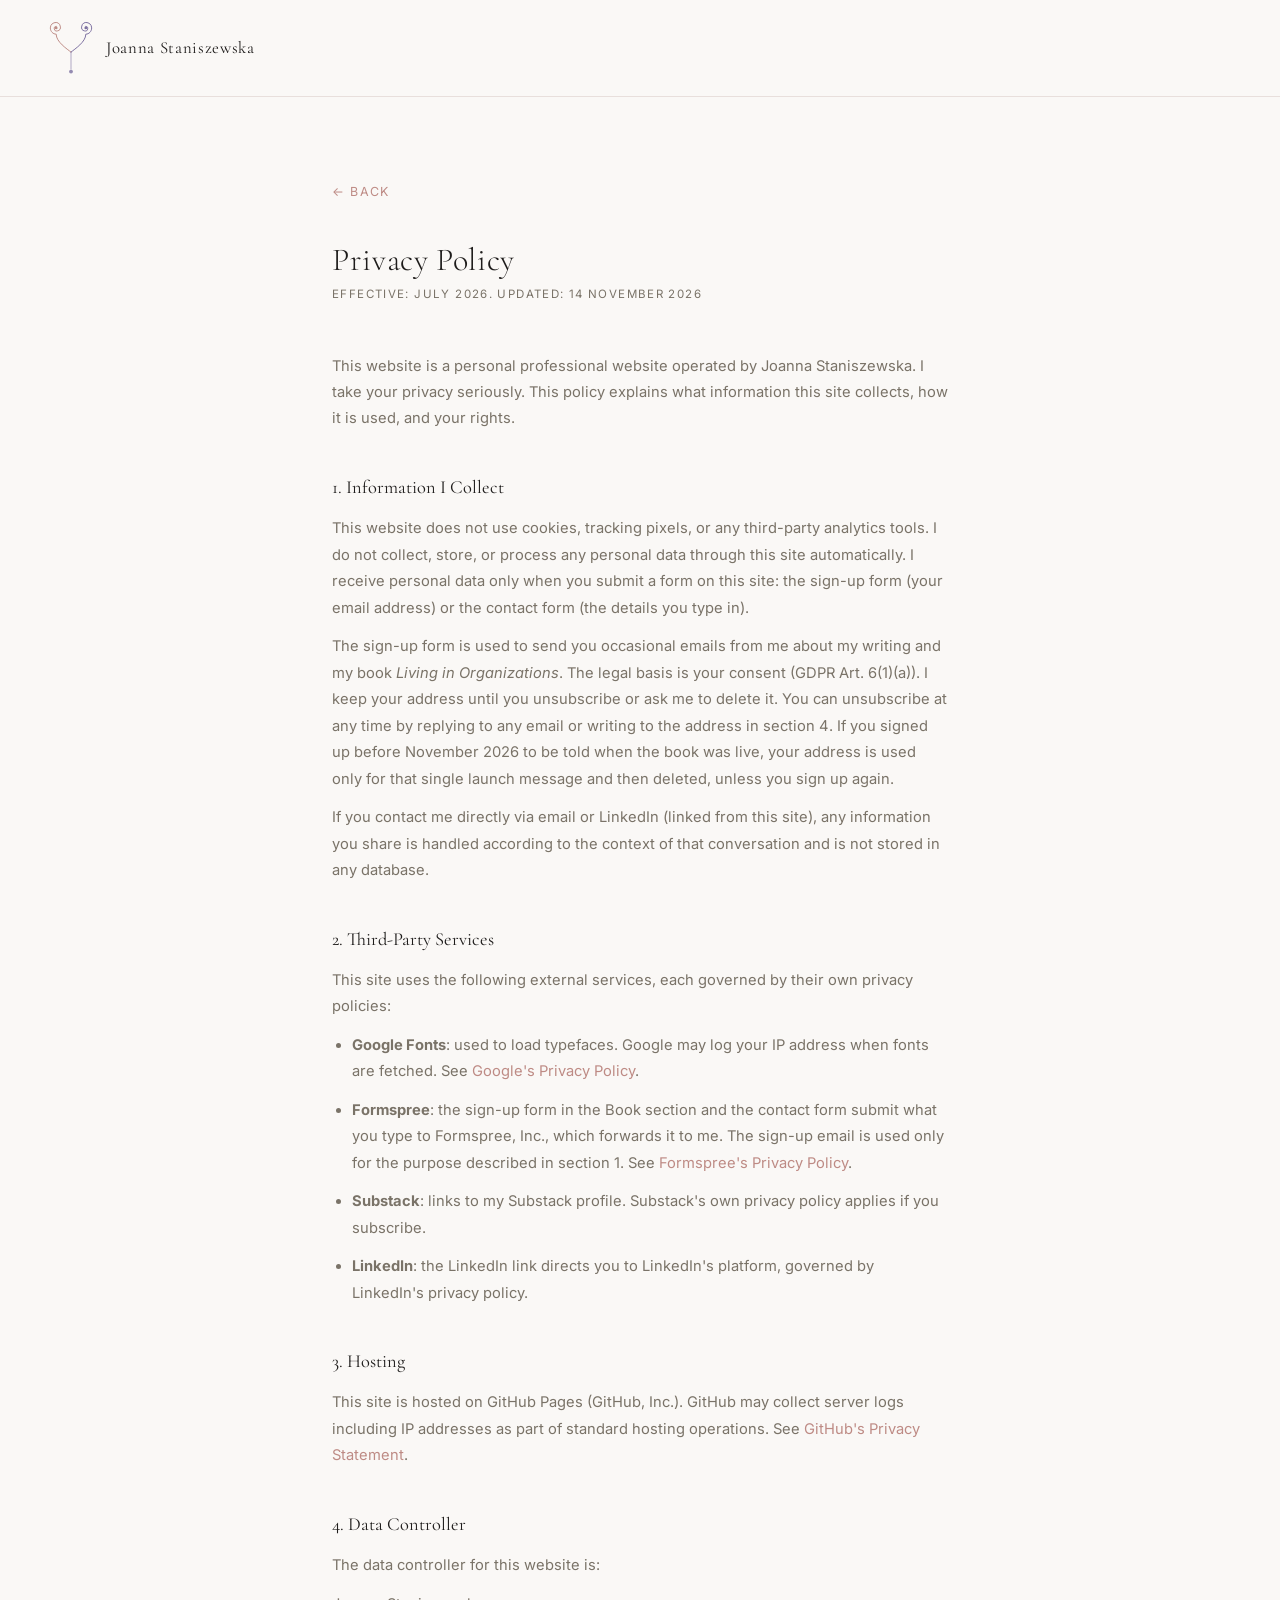
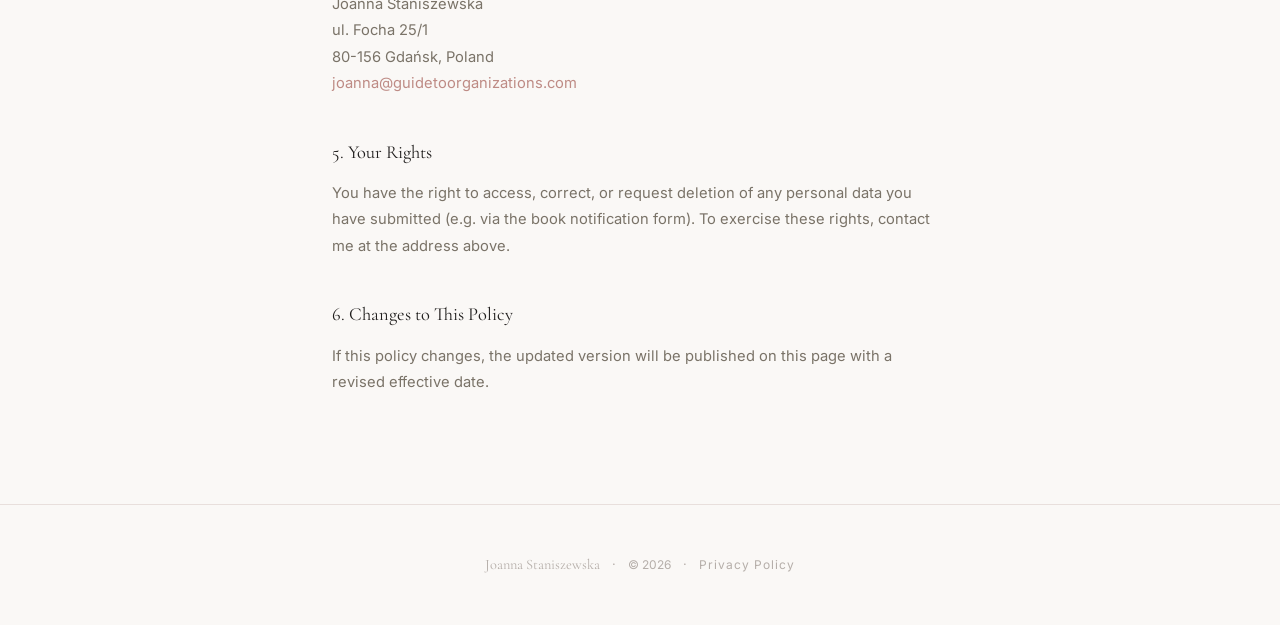
<file: privacy-policy.html>
<!DOCTYPE html>
<html lang="en">
<head>
  <meta charset="UTF-8" />
  <meta name="viewport" content="width=device-width, initial-scale=1.0" />
  <title>Privacy Policy | Joanna Staniszewska</title>
  <link rel="preconnect" href="https://fonts.googleapis.com" />
  <link rel="preconnect" href="https://fonts.gstatic.com" crossorigin />
  <link href="https://fonts.googleapis.com/css2?family=Cormorant+Garamond:ital,wght@0,300;0,400;1,300;1,400&family=Inter:wght@300;400;500&display=swap" rel="stylesheet" />
  <link rel="stylesheet" href="style.css" />
  <link rel="icon" type="image/svg+xml" href="favicon.svg" />
  <style>
    .pp-wrap {
      max-width: 680px;
      margin: 0 auto;
      padding: 5rem 2rem 6rem;
    }
    .pp-wrap h1 {
      font-family: 'Cormorant Garamond', Georgia, serif;
      font-size: 2rem;
      font-weight: 300;
      color: var(--text);
      margin-bottom: 0.4rem;
    }
    .pp-wrap .pp-date {
      font-size: 0.72rem;
      letter-spacing: 0.12em;
      text-transform: uppercase;
      color: var(--text-muted);
      margin-bottom: 3rem;
    }
    .pp-wrap h2 {
      font-family: 'Cormorant Garamond', Georgia, serif;
      font-size: 1.15rem;
      font-weight: 400;
      color: var(--text);
      margin: 2.5rem 0 0.75rem;
    }
    .pp-wrap p, .pp-wrap li {
      font-size: 0.92rem;
      color: var(--text-muted);
      line-height: 1.8;
      margin-bottom: 0.75rem;
    }
    .pp-wrap ul {
      padding-left: 1.25rem;
    }
    .pp-wrap a {
      color: var(--rose);
      text-decoration: none;
    }
    .pp-wrap a:hover { text-decoration: underline; }
    .pp-back {
      display: inline-block;
      margin-bottom: 2.5rem;
      font-size: 0.78rem;
      letter-spacing: 0.1em;
      text-transform: uppercase;
      color: var(--text-muted);
      text-decoration: none;
    }
    .pp-back:hover { color: var(--rose); }
  </style>
</head>
<body>

  <nav>
    <a href="index.html" class="nav-brand">
      <svg width="46" height="56" viewBox="41 56 118 143" fill="none" xmlns="http://www.w3.org/2000/svg" aria-hidden="true">
        <circle cx="62" cy="76" r="3.5" fill="#BE8B85"/>
        <path d="M 62 72 C 60 72, 57 73, 57 76 C 57 79, 58 84, 62 84 C 66 84, 73 82, 73 76 C 73 70, 70 62, 62 62 C 54 62, 47 67, 47 76 C 47 85, 54 92, 62 92 C 62 112, 90 130, 100 138" stroke="#BE8B85" stroke-width="2.5" stroke-linecap="round" fill="none"/>
        <circle cx="138" cy="76" r="3.5" fill="#7b6fa0"/>
        <path d="M 138 72 C 140 72, 143 73, 143 76 C 143 79, 142 84, 138 84 C 134 84, 127 82, 127 76 C 127 70, 130 62, 138 62 C 146 62, 153 67, 153 76 C 153 85, 146 92, 138 92 C 138 112, 110 130, 100 138" stroke="#7b6fa0" stroke-width="2.5" stroke-linecap="round" fill="none"/>
        <path d="M 100 138 L 100 182" stroke="#7b6fa0" stroke-width="1.5" stroke-linecap="round"/>
        <circle cx="100" cy="188" r="5" fill="#7b6fa0" opacity="0.8"/>
      </svg>
      <span class="nav-name">Joanna Staniszewska</span>
    </a>
  </nav>

  <div class="pp-wrap">
    <a href="index.html" class="pp-back">&larr; Back</a>
    <h1>Privacy Policy</h1>
    <p class="pp-date">Effective: July 2026. Updated: 14 November 2026</p>

    <p>This website is a personal professional website operated by Joanna Staniszewska. I take your privacy seriously. This policy explains what information this site collects, how it is used, and your rights.</p>

    <h2>1. Information I Collect</h2>
    <p>This website does not use cookies, tracking pixels, or any third-party analytics tools. I do not collect, store, or process any personal data through this site automatically. I receive personal data only when you submit a form on this site: the sign-up form (your email address) or the contact form (the details you type in).</p>
    <p>The sign-up form is used to send you occasional emails from me about my writing and my book <em>Living in Organizations</em>. The legal basis is your consent (GDPR Art. 6(1)(a)). I keep your address until you unsubscribe or ask me to delete it. You can unsubscribe at any time by replying to any email or writing to the address in section 4. If you signed up before November 2026 to be told when the book was live, your address is used only for that single launch message and then deleted, unless you sign up again.</p>
    <p>If you contact me directly via email or LinkedIn (linked from this site), any information you share is handled according to the context of that conversation and is not stored in any database.</p>

    <h2>2. Third-Party Services</h2>
    <p>This site uses the following external services, each governed by their own privacy policies:</p>
    <ul>
      <li><strong>Google Fonts</strong>: used to load typefaces. Google may log your IP address when fonts are fetched. See <a href="https://policies.google.com/privacy" target="_blank" rel="noopener">Google's Privacy Policy</a>.</li>
      <li><strong>Formspree</strong>: the sign-up form in the Book section and the contact form submit what you type to Formspree, Inc., which forwards it to me. The sign-up email is used only for the purpose described in section 1. See <a href="https://formspree.io/legal/privacy-policy" target="_blank" rel="noopener">Formspree's Privacy Policy</a>.</li>
      <li><strong>Substack</strong>: links to my Substack profile. Substack's own privacy policy applies if you subscribe.</li>
      <li><strong>LinkedIn</strong>: the LinkedIn link directs you to LinkedIn's platform, governed by LinkedIn's privacy policy.</li>
    </ul>

    <h2>3. Hosting</h2>
    <p>This site is hosted on GitHub Pages (GitHub, Inc.). GitHub may collect server logs including IP addresses as part of standard hosting operations. See <a href="https://docs.github.com/en/site-policy/privacy-policies/github-general-privacy-statement" target="_blank" rel="noopener">GitHub's Privacy Statement</a>.</p>

    <h2>4. Data Controller</h2>
    <p>The data controller for this website is:</p>
    <p>
      Joanna Staniszewska<br/>
      ul. Focha 25/1<br/>
      80-156 Gdańsk, Poland<br/>
      <a href="mailto:joanna@guidetoorganizations.com">joanna@guidetoorganizations.com</a>
    </p>

    <h2>5. Your Rights</h2>
    <p>You have the right to access, correct, or request deletion of any personal data you have submitted (e.g. via the book notification form). To exercise these rights, contact me at the address above.</p>

    <h2>6. Changes to This Policy</h2>
    <p>If this policy changes, the updated version will be published on this page with a revised effective date.</p>

  </div>

  <footer>
    <div class="footer-inner">
      <div class="footer-meta">
        <span class="footer-name">Joanna Staniszewska</span>
        <span class="footer-sep">&middot;</span>
        <span class="footer-copy">&copy; 2026</span>
        <span class="footer-sep">&middot;</span>
        <a href="privacy-policy.html" class="footer-org">Privacy Policy</a>
      </div>
    </div>
  </footer>

</body>
</html>
</file>
<file: style.css>
/* ============================================
   JOANNA STANISZEWSKA — Personal Website
   Two paths: Day (outer) · Night (inner)

   Typography — two families, three sizes:
   • Cormorant Garamond  — headings, prose (serif)
   • Inter               — labels, navigation, captions (sans-serif)

   Palette — Day:
   • Dusty Rose  #BE8B85 · rose-light #EDD9D6 · rose-deep #9E6B65
   Palette — Night:
   • Deep indigo #1e1a38 · soft lavender #c5b8e8 · gold #d4af7a
   ============================================ */

:root {
  /* Layout */
  --max-w: 760px;

  /* Backgrounds */
  --bg:       #FAF8F6;
  --bg-alt:   #F3EEEC;
  --bg-night: #1e1a38;

  /* Day palette */
  --rose:       #BE8B85;
  --rose-light: #EDD9D6;
  --rose-deep:  #9E6B65;

  /* Night palette */
  --night-mid:  #2a2550;
  --star:       #c5b8e8;
  --gold:       #d4af7a;

  /* Text */
  --text:       #1E1C1B;
  --text-muted: #7A7368;
  --text-light: #B5AEA9;
  --text-night: #e8e2f8;
  --text-night-muted: #a396c8;

  /* Borders */
  --border:       #E8DFDC;
  --border-night: rgba(197, 184, 232, 0.18);
}

/* ——— Reset ——— */
*, *::before, *::after {
  margin: 0;
  padding: 0;
  box-sizing: border-box;
}

html {
  scroll-behavior: smooth;
}

body {
  font-family: 'Inter', -apple-system, BlinkMacSystemFont, sans-serif;
  background: var(--bg);
  color: var(--text);
  font-size: 16px;
  line-height: 1.7;
  -webkit-font-smoothing: antialiased;
}

/* ——— Navigation ——— */

nav {
  position: sticky;
  top: 0;
  z-index: 100;
  background: rgba(250, 248, 246, 0.94);
  backdrop-filter: blur(14px);
  -webkit-backdrop-filter: blur(14px);
  border-bottom: 1px solid var(--border);
  padding: 1.25rem 3rem;
  display: flex;
  justify-content: space-between;
  align-items: center;
}

.nav-brand {
  display: flex;
  align-items: center;
  gap: 0.75rem;
  text-decoration: none;
}

.nav-name {
  font-family: 'Cormorant Garamond', Georgia, serif;
  font-size: 1.05rem;
  font-weight: 400;
  letter-spacing: 0.04em;
  color: var(--text);
  text-decoration: none;
}

.bis-currently {
  display: flex;
  align-items: center;
  gap: 2rem;
  margin-top: 1.5rem;
}

.bis-globe {
  width: 72px;
  height: 72px;
  border-radius: 50%;
  object-fit: contain;
  flex-shrink: 0;
  opacity: 0.45;
  filter: saturate(0.3) brightness(1.05);
  background: rgba(243,238,236,0.5);
  border: 1px solid var(--border);
  padding: 6px;
}

.nav-links {
  list-style: none;
  display: flex;
  gap: 2.25rem;
}

.nav-links a {
  font-size: 0.76rem;
  font-weight: 400;
  letter-spacing: 0.14em;
  text-transform: uppercase;
  color: var(--text-muted);
  text-decoration: none;
  transition: color 0.2s ease;
}

.nav-links a:hover { color: var(--rose); }

/* ——— Hero ——— */

.hero {
  position: relative;
  overflow: hidden;
  /* Parallax background */
  background-image: url('hero_bg.jpg');
  background-size: cover;
  background-position: center 30%;
  background-attachment: fixed;
  /* Cream overlay so text is legible */
  padding: 0;
}

/* Overlay gradient — warm cream from top, transparent at bottom */
.hero::before {
  content: '';
  position: absolute;
  inset: 0;
  background: linear-gradient(
    160deg,
    rgba(250,248,246,0.93) 0%,
    rgba(250,248,246,0.86) 50%,
    rgba(250,248,246,0.75) 100%
  );
  pointer-events: none;
  z-index: 1;
}

.hero > * { position: relative; z-index: 2; }

/* Inner centering wrapper */
.hero {
  display: flex;
  flex-direction: column;
  align-items: center;
  text-align: center;
  padding: 5.5rem 2rem 6rem;
  max-width: 100%;
}

/* Fix: re-scope inner content width */
.hero h1,
.hero .tagline,
.hero .tagline-inner,
.hero .hero-badges,
.hero .hero-cta,
.hero .hero-welcome {
  max-width: var(--max-w);
}

/* Central identity headshot */
.hero-center-photo-wrap {
  margin-bottom: 2.5rem;
}

.hero-center-photo {
  width: 168px;
  height: 168px;
  border-radius: 50%;
  object-fit: cover;
  object-position: center top;
  border: 4px solid var(--rose-light);
  box-shadow:
    0 0 0 8px rgba(190,139,133,0.12),
    0 8px 32px rgba(190, 139, 133, 0.25);
}

h1 {
  font-family: 'Cormorant Garamond', Georgia, serif;
  font-size: clamp(2.6rem, 6vw, 3.6rem);
  font-weight: 300;
  letter-spacing: 0.02em;
  line-height: 1.1;
  margin-bottom: 1.25rem;
  color: var(--text);
}

.tagline {
  font-family: 'Cormorant Garamond', Georgia, serif;
  font-size: clamp(1.05rem, 2.3vw, 1.25rem);
  font-weight: 300;
  font-style: italic;
  color: var(--text-muted);
  max-width: 460px;
  margin-bottom: 0.6rem;
  line-height: 1.65;
}

.tagline-inner {
  font-family: 'Cormorant Garamond', Georgia, serif;
  font-size: clamp(0.95rem, 2vw, 1.1rem);
  font-weight: 300;
  font-style: italic;
  color: var(--text-muted);
  opacity: 1;
  max-width: 420px;
  margin-bottom: 2rem;
  line-height: 1.65;
}

.hero-badges {
  display: flex;
  flex-wrap: wrap;
  gap: 0.6rem;
  justify-content: center;
  margin-bottom: 2.5rem;
}

.badge {
  font-size: 0.7rem;
  font-weight: 400;
  letter-spacing: 0.11em;
  text-transform: uppercase;
  padding: 0.32rem 0.9rem;
  border-radius: 100px;
}

.badge--day {
  color: var(--rose-deep);
  background: var(--rose-light);
}

.badge--night {
  color: #4a3f7a;
  background: rgba(197, 184, 232, 0.28);
  border: 1px solid rgba(123, 111, 160, 0.45);
}

.badge:not(.badge--day):not(.badge--night) {
  color: var(--text-muted);
  background: rgba(243, 238, 236, 0.85);
  border: 1px solid var(--border);
}

.hero-cta {
  display: flex;
  gap: 1rem;
  flex-wrap: wrap;
  justify-content: center;
  margin-bottom: 2rem;
}

.hero-welcome {
  font-family: 'Cormorant Garamond', Georgia, serif;
  font-size: 0.95rem;
  font-style: italic;
  color: var(--text-light);
  letter-spacing: 0.02em;
}

/* ——— Buttons ——— */

.btn {
  display: inline-block;
  padding: 0.8rem 2rem;
  font-family: 'Inter', sans-serif;
  font-size: 0.76rem;
  font-weight: 400;
  letter-spacing: 0.12em;
  text-transform: uppercase;
  text-decoration: none;
  border-radius: 3px;
  transition: all 0.2s ease;
  cursor: pointer;
}

.btn-primary {
  background: var(--rose);
  color: #fff;
  border: 2px solid var(--rose);
}

.btn-primary:hover {
  background: var(--rose-deep);
  border-color: var(--rose-deep);
}

.btn-outline {
  background: transparent;
  color: var(--rose);
  border: 2px solid var(--rose-light);
}

.btn-outline:hover {
  border-color: var(--rose);
  background: var(--rose-light);
}

/* ——— Section base ——— */

.section {
  max-width: var(--max-w);
  margin: 0 auto;
  padding: 4.5rem 2rem;
  border-top: 1px solid var(--border);
}

.section-wide {
  border-top: 1px solid var(--border);
  border-bottom: 1px solid var(--border);
  padding: 4.5rem 2rem;
}

.section-wide-inner {
  max-width: var(--max-w);
  margin: 0 auto;
}

.section-label {
  display: block;
  font-size: 0.68rem;
  font-weight: 500;
  letter-spacing: 0.22em;
  text-transform: uppercase;
  color: var(--rose);
  margin-bottom: 2.5rem;
}

/* ——— About prose ——— */

.about-text {
  font-family: 'Cormorant Garamond', Georgia, serif;
  font-size: clamp(1.1rem, 2.4vw, 1.3rem);
  font-weight: 300;
  line-height: 1.9;
  color: var(--text);
}

.about-text + .about-text {
  margin-top: 1.25rem;
}

.about-text strong {
  font-weight: 500;
  color: var(--rose-deep);
}

.about-text em {
  color: var(--text-muted);
}

.inline-link {
  color: var(--rose-deep);
  text-decoration: underline;
  text-underline-offset: 3px;
  transition: color 0.2s;
}

.inline-link:hover { color: var(--rose); }

/* ——— About wide atmospheric photo ——— */

.about-wide-photo {
  position: relative;
  width: 100%;
  height: 220px;
  overflow: hidden;
  border-radius: 6px;
  margin-bottom: 2.5rem;
}

.about-wide-img {
  width: 100%;
  height: 100%;
  object-fit: cover;
  object-position: center 60%;
}

.about-wide-overlay {
  position: absolute;
  inset: 0;
  background: linear-gradient(
    to bottom,
    rgba(250,248,246,0.15) 0%,
    rgba(250,248,246,0.55) 100%
  );
}

/* ——— Role card photo thumbnails ——— */

.role-card {
  overflow: hidden; /* clip the photo thumbnail */
}

.card-photo {
  margin: -1.75rem -1.75rem 1.25rem -1.75rem;
  height: 90px;
  background-size: cover;
  background-position: center;
  border-bottom: 1px solid var(--border);
  transition: transform 0.4s ease;
}

.role-card:hover .card-photo {
  transform: scale(1.04);
}

.card-photo--night {
  border-bottom: 1px solid var(--border-night);
  filter: saturate(0.7) brightness(0.75);
}

/* ——— Fork / Merge SVG visuals ——— */

.fork-visual,
.merge-visual {
  display: flex;
  flex-direction: column;
  align-items: center;
  margin: 2rem auto 0;
}

.fork-visual svg {
  width: 200px;
  height: 172px;
}

.merge-visual svg {
  width: 200px;
  height: 172px;
}

.fork-label {
  display: flex;
  justify-content: space-between;
  width: 280px;
  margin-top: 0.5rem;
}

.fork-label--day {
  font-size: 0.68rem;
  letter-spacing: 0.12em;
  text-transform: uppercase;
  color: var(--rose);
}

.fork-label--night {
  font-size: 0.68rem;
  letter-spacing: 0.12em;
  text-transform: uppercase;
  color: #7b6fa0;
}

.merge-visual {
  margin-top: 0;
  margin-bottom: 0;
}

.merge-caption {
  font-family: 'Cormorant Garamond', Georgia, serif;
  font-size: 1.15rem;
  font-style: italic;
  font-weight: 300;
  color: var(--text-muted);
  margin-top: 0.75rem;
  text-align: center;
}

/* ——— Two Paths grid (About) ——— */

.paths-grid {
  display: grid;
  grid-template-columns: 1fr 1fr;
  gap: 3rem;
  margin: 2.5rem 0;
}

.path {
  display: flex;
  flex-direction: column;
  align-items: center;
  text-align: center;
}

.path-photo-wrap {
  width: 120px;
  height: 120px;
  border-radius: 50%;
  overflow: hidden;
  margin-bottom: 1.25rem;
}

.path-photo {
  width: 100%;
  height: 100%;
  object-fit: cover;
  object-position: center top;
  display: block;
}

.path--day .path-photo-wrap {
  border: 2px solid var(--rose-light);
}

.path--night .path-photo-wrap {
  border: 2px solid rgba(197, 184, 232, 0.4);
}

/* Zoom in on the face and drop below the picture frame at the top */
.path--day .path-photo {
  object-position: 67% 58%;
  transform: scale(1.82);
  transform-origin: 67% 58%;
}

.path--night .path-photo {
  filter: saturate(0.8) brightness(0.95);
}

.path-label-small {
  font-size: 0.68rem;
  font-weight: 500;
  letter-spacing: 0.18em;
  text-transform: uppercase;
  margin-bottom: 1rem;
}

.path--day .path-label-small { color: var(--rose); }
.path--night .path-label-small { color: #7b6fa0; }

/* ——— Invitation / Work section ——— */

.offers-block {
  margin-bottom: 3rem;
}

.offers-block--night {
  padding: 2.5rem;
  background-color: var(--bg-night);
  background-image: url('night_bg.jpg');
  background-size: cover;
  background-position: center 40%;
  background-attachment: fixed;
  background-blend-mode: multiply;
  border-radius: 6px;
  margin-bottom: 0;
  position: relative;
}

/* Second layer: petals as ::before overlay */
.offers-block--night::before {
  content: '';
  position: absolute;
  inset: 0;
  background-image: url('Joanna_petals.jpeg');
  background-size: cover;
  background-position: center 40%;
  opacity: 0.12;
  border-radius: 6px;
  pointer-events: none;
}

.offers-subtitle {
  font-size: 0.7rem;
  font-weight: 500;
  letter-spacing: 0.16em;
  text-transform: uppercase;
  color: var(--rose);
  margin-bottom: 1.5rem;
}

.offers-subtitle--night {
  color: var(--star);
  opacity: 0.8;
}

.roles-grid {
  display: grid;
  grid-template-columns: repeat(3, 1fr);
  gap: 1.25rem;
}

.role-card {
  padding: 1.75rem;
  border: 1px solid var(--border);
  border-top: 3px solid var(--rose-light);
  background: var(--bg);
  transition: border-top-color 0.2s ease;
}

.role-card:hover { border-top-color: var(--rose); }

.role-card--night {
  background: var(--night-mid);
  border: 1px solid var(--border-night);
  border-top: 3px solid rgba(197, 184, 232, 0.3);
}

.role-card--night:hover {
  border-top-color: var(--star);
}

.role-title {
  font-family: 'Cormorant Garamond', Georgia, serif;
  font-size: 1.15rem;
  font-weight: 500;
  margin-bottom: 0.7rem;
  color: var(--text);
}

.role-title--night {
  color: var(--text-night);
}

.role-desc {
  font-size: 0.88rem;
  color: var(--text-muted);
  line-height: 1.72;
}

.role-desc--night {
  color: var(--text-night-muted);
}

/* ——— Being in Systems section ——— */

/* ——— Credentials ——— */

.cred-path-label {
  font-size: 0.68rem;
  font-weight: 500;
  letter-spacing: 0.18em;
  text-transform: uppercase;
  margin-bottom: 0.5rem;
  margin-top: 2rem;
}

.cred-path-label:first-of-type { margin-top: 0; }
.cred-path-label { color: var(--rose); }
.cred-path-label--night { color: #7b6fa0; }

.cred-list {
  list-style: none;
  display: flex;
  flex-direction: column;
  margin-bottom: 1rem;
}

.cred-item {
  display: flex;
  align-items: baseline;
  gap: 1.5rem;
  padding: 0.85rem 0;
  border-bottom: 1px solid var(--border);
}

.cred-item:first-child { border-top: 1px solid var(--border); }

.cred-item--night {
  border-bottom: 1px solid rgba(197, 184, 232, 0.12);
}

.cred-item--night:first-child {
  border-top: 1px solid rgba(197, 184, 232, 0.12);
}

.cred-org {
  font-size: 0.7rem;
  font-weight: 500;
  letter-spacing: 0.11em;
  text-transform: uppercase;
  color: var(--rose);
  min-width: 230px;
  flex-shrink: 0;
}

.cred-org--night { color: #7b6fa0; }

.cred-name {
  font-size: 0.9rem;
  color: var(--text-muted);
  line-height: 1.55;
}

.cred-name--night { color: var(--text-muted); }

/* ——— Book ——— */

.book-inner {
  display: grid;
  grid-template-columns: 152px 1fr;
  gap: 3.5rem;
  align-items: start;
}

.book-cover-img {
  width: 152px;
  height: 224px;
  object-fit: cover;
  display: block;
  border-radius: 2px 4px 4px 2px;
}

/* 3D book mockup: tilt, spine shading, page edge, shadow */
.book-3d {
  position: relative;
  width: 152px;
  height: 224px;
  transform: perspective(900px) rotateY(-16deg);
  transform-origin: left center;
  transition: transform 0.35s ease;
  filter: drop-shadow(-10px 16px 22px rgba(0, 0, 0, 0.22));
}

.book-3d::before {
  content: "";
  position: absolute;
  top: 0; bottom: 0; left: 0;
  width: 11px;
  border-radius: 2px 0 0 2px;
  background: linear-gradient(90deg, rgba(0,0,0,0.32), rgba(255,255,255,0.22) 45%, rgba(0,0,0,0) 100%);
  z-index: 2;
  pointer-events: none;
}

.book-3d::after {
  content: "";
  position: absolute;
  top: 3px; bottom: 3px; right: -7px;
  width: 8px;
  border-radius: 0 2px 2px 0;
  background: repeating-linear-gradient(90deg, #f4efe6 0, #f4efe6 1px, #dcd5c8 1px, #dcd5c8 2px);
  z-index: -1;
}

a:hover .book-3d { transform: perspective(900px) rotateY(-8deg); }

.badge-pill {
  display: inline-block;
  font-size: 0.7rem;
  font-weight: 500;
  letter-spacing: 0.14em;
  text-transform: uppercase;
  color: #fff;
  background: var(--rose-deep);
  padding: 0.32rem 1rem;
  border-radius: 100px;
  margin-bottom: 1.25rem;
}

.book-title {
  font-family: 'Cormorant Garamond', Georgia, serif;
  font-size: clamp(1.5rem, 3vw, 1.9rem);
  font-weight: 400;
  line-height: 1.2;
  margin-bottom: 0.5rem;
  color: var(--text);
}

.book-subtitle {
  font-family: 'Cormorant Garamond', Georgia, serif;
  font-size: 1rem;
  font-style: italic;
  color: var(--rose);
  margin-bottom: 0.4rem;
}

.book-publisher {
  font-size: 0.72rem;
  letter-spacing: 0.12em;
  text-transform: uppercase;
  margin-bottom: 1.5rem;
}

.book-publisher a {
  color: var(--text-muted);
  text-decoration: none;
  border-bottom: 1px solid var(--border);
  transition: color 0.2s ease;
}

.book-publisher a:hover {
  color: var(--rose);
}

.book-desc {
  font-size: 0.92rem;
  color: var(--text-muted);
  line-height: 1.78;
  margin-bottom: 2rem;
  max-width: 460px;
}

/* Inline notify form — Book section */
.notify-form-inline {
  display: flex;
  gap: 0.5rem;
  flex-wrap: wrap;
  margin-top: 0.5rem;
}

.notify-form-inline input[type="email"] {
  flex: 1 1 200px;
  padding: 0.65rem 1rem;
  border: 1px solid var(--border);
  border-radius: 6px;
  font-family: 'Inter', sans-serif;
  font-size: 0.85rem;
  color: var(--text);
  background: var(--bg);
  outline: none;
  transition: border-color 0.2s;
}

.notify-form-inline input[type="email"]:focus {
  border-color: var(--rose);
}

.notify-form-inline button {
  padding: 0.65rem 1.25rem;
  background: transparent;
  border: 1px solid var(--rose);
  border-radius: 6px;
  font-family: 'Inter', sans-serif;
  font-size: 0.82rem;
  font-weight: 500;
  letter-spacing: 0.04em;
  color: var(--rose);
  cursor: pointer;
  white-space: nowrap;
  transition: background 0.2s, color 0.2s;
}

.notify-form-inline button:hover {
  background: var(--rose);
  color: #fff;
}

.consent-label {
  display: flex;
  align-items: flex-start;
  gap: 0.5rem;
  font-size: 0.78rem;
  color: var(--text-muted);
  line-height: 1.6;
  margin-top: 0.5rem;
  cursor: pointer;
  width: 100%;
}

.consent-label input[type="checkbox"] {
  margin-top: 0.15em;
  flex-shrink: 0;
  accent-color: var(--rose);
}

.consent-label a {
  color: var(--rose);
  text-decoration: underline;
  text-underline-offset: 2px;
}

/* ——— Contact ——— */

.contact-intro {
  font-family: 'Cormorant Garamond', Georgia, serif;
  font-size: 1.2rem;
  font-weight: 300;
  font-style: italic;
  color: var(--text-muted);
  margin-bottom: 2.5rem;
  max-width: 500px;
}

.contact-list {
  display: flex;
  flex-direction: column;
}

.contact-link {
  display: flex;
  align-items: baseline;
  gap: 2rem;
  padding: 1.1rem 0;
  text-decoration: none;
  color: var(--text);
  border-bottom: 1px solid var(--border);
  transition: color 0.2s ease;
}

.contact-link:first-child { border-top: 1px solid var(--border); }

.contact-link:hover .contact-link-value { color: var(--rose); }

.contact-link-label {
  font-family: 'Inter', sans-serif;
  font-size: 0.68rem;
  font-weight: 500;
  letter-spacing: 0.2em;
  text-transform: uppercase;
  color: var(--rose);
  min-width: 72px;
  flex-shrink: 0;
}

.contact-link-value {
  font-family: 'Cormorant Garamond', Georgia, serif;
  font-size: 1.05rem;
  font-weight: 300;
  color: var(--text);
  transition: color 0.2s ease;
}

/* ——— Contact form ——— */

.contact-form {
  margin-top: 2.5rem;
  display: flex;
  flex-direction: column;
  gap: 1.2rem;
  max-width: 520px;
}

.contact-form-row {
  display: flex;
  flex-direction: column;
  gap: 0.35rem;
}

.contact-form-row label {
  font-size: 0.78rem;
  letter-spacing: 0.08em;
  text-transform: uppercase;
  color: var(--muted);
}

.contact-form-row input,
.contact-form-row textarea {
  border: 1px solid var(--border);
  border-radius: 6px;
  padding: 0.65rem 0.9rem;
  font-size: 0.95rem;
  font-family: inherit;
  background: transparent;
  color: var(--text);
  outline: none;
  transition: border-color 0.2s ease;
  resize: vertical;
}

.contact-form-row input:focus,
.contact-form-row textarea:focus {
  border-color: var(--rose);
}

.contact-form .btn-primary {
  align-self: flex-start;
  margin-top: 0.4rem;
}

/* ——— Footer ——— */

footer {
  border-top: 1px solid var(--border);
  padding: 3rem 2rem;
}

.footer-inner {
  max-width: var(--max-w);
  margin: 0 auto;
  display: flex;
  flex-direction: column;
  align-items: center;
  gap: 1rem;
  text-align: center;
}

.footer-philosophy {
  font-family: 'Cormorant Garamond', Georgia, serif;
  font-size: 1.05rem;
  font-style: italic;
  font-weight: 300;
  color: var(--text-muted);
}

.footer-meta {
  display: flex;
  align-items: center;
  gap: 0.75rem;
  flex-wrap: wrap;
  justify-content: center;
}

.footer-name {
  font-family: 'Cormorant Garamond', Georgia, serif;
  font-size: 0.9rem;
  color: var(--text-light);
}

.footer-sep {
  color: var(--text-light);
  font-size: 0.8rem;
}

.footer-org {
  font-size: 0.75rem;
  font-weight: 400;
  letter-spacing: 0.08em;
  color: var(--text-light);
  text-decoration: none;
  transition: color 0.2s;
}

.footer-org:hover { color: var(--rose); }

.footer-copy {
  font-size: 0.75rem;
  color: var(--text-light);
}

/* ——— Responsive ——— */

/* ——— Mobile parallax fallback ——— */
/* background-attachment: fixed is broken on iOS Safari */
@media (max-width: 768px) {
  .hero,
  .offers-block--night {
    background-attachment: scroll;
  }
}

@media (max-width: 680px) {

  nav {
    padding: 1.1rem 1.5rem;
  }

  .nav-links {
    gap: 1.2rem;
  }

  .nav-links a {
    font-size: 0.7rem;
  }

  .hero {
    padding: 3.5rem 1.5rem 4.5rem;
  }

  .hero-center-photo {
    width: 130px;
    height: 130px;
  }

  .about-wide-photo {
    height: 150px;
  }

  .section,
  .section-wide {
    padding: 3rem 1.5rem;
  }

  .paths-grid {
    grid-template-columns: 1fr;
    gap: 2.5rem;
  }

  .roles-grid {
    grid-template-columns: 1fr;
  }

  .offers-block--night {
    padding: 1.5rem;
  }

  .book-inner {
    grid-template-columns: 1fr;
    gap: 2rem;
  }

  .book-cover-wrapper {
    display: flex;
    justify-content: center;
  }

  .cred-item {
    flex-direction: column;
    gap: 0.25rem;
  }

  .cred-org { min-width: unset; }

  .fork-label { width: 240px; }

  footer { padding: 2rem 1.5rem; }
}

/* ——— Book pull-quote (back-cover reuse) ——— */
.book-quote {
  font-family: 'Cormorant Garamond', Georgia, serif;
  font-style: italic;
  font-size: 1.08rem;
  line-height: 1.5;
  color: var(--text);
  border-left: 2px solid var(--rose);
  padding-left: 1rem;
  margin: 0 0 1.5rem;
}
</file>
